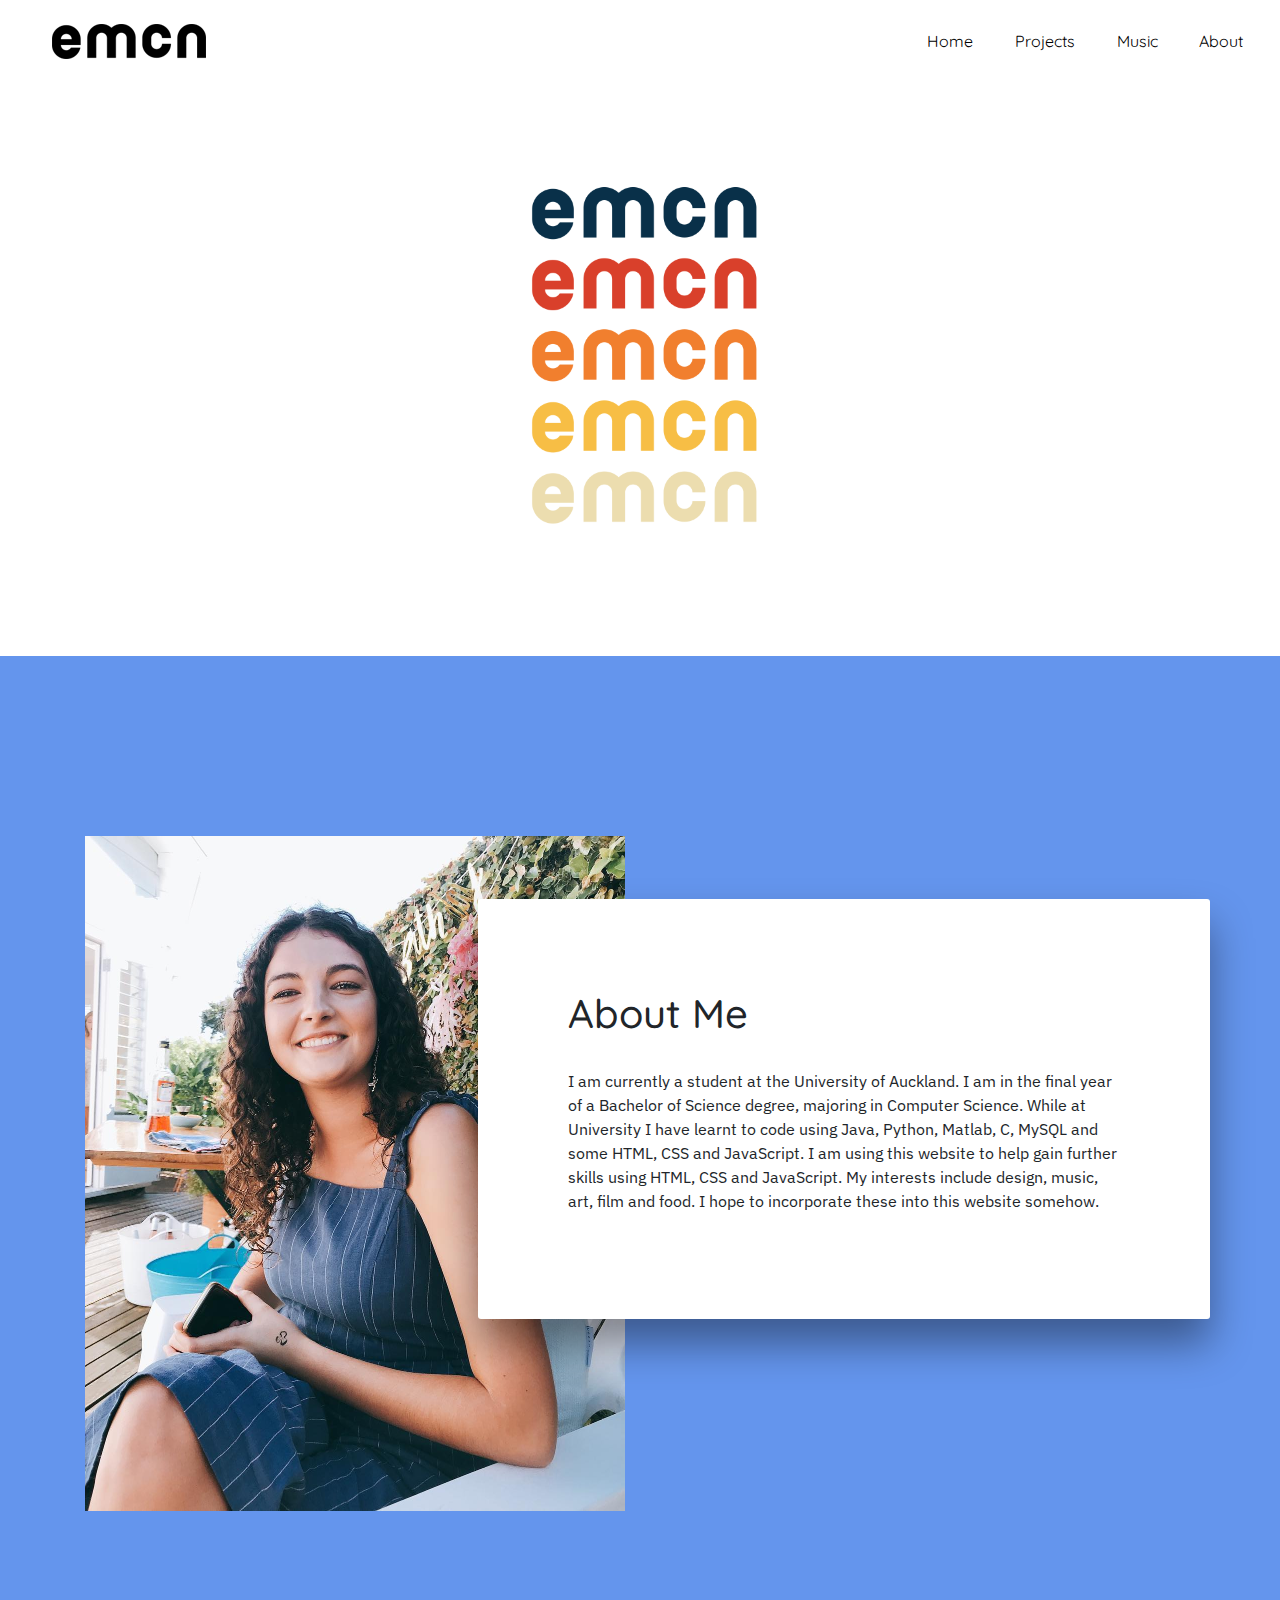
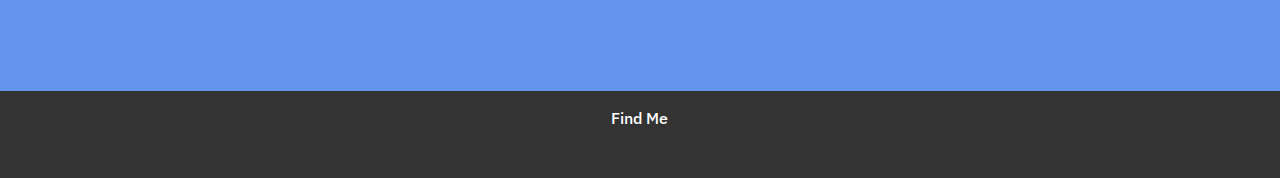
<file: index.html>
<!DOCTYPE html>
<html lang="en">

<head>

    <meta charset="utf-8">
    <meta name="viewport" content="width=device-width, initial-scale=1, shrink-to-fit=no">
    <meta name="description" content="">
    <meta name="author" content="">

    <title>Evie McNaughton</title>
    <link rel="icon" href="/assets/favicon2020.ico">

    <!-- Bootstrap core CSS -->
    <link rel="stylesheet" href="https://stackpath.bootstrapcdn.com/bootstrap/4.3.1/css/bootstrap.min.css" integrity="sha384-ggOyR0iXCbMQv3Xipma34MD+dH/1fQ784/j6cY/iJTQUOhcWr7x9JvoRxT2MZw1T" crossorigin="anonymous">

    <link rel="stylesheet" href="/css/style.css">
    <link rel="stylesheet" href="/css/mobile-style.css">
    
    <script src="../scripts/upAndDownScript.js"></script>
    
    <!-- FontAwesome -->
    <link rel="stylesheet" href="https://use.fontawesome.com/releases/v5.8.2/css/all.css" integrity="sha384-oS3vJWv+0UjzBfQzYUhtDYW+Pj2yciDJxpsK1OYPAYjqT085Qq/1cq5FLXAZQ7Ay" crossorigin="anonymous">
    

</head>

<body>

    <header>
        <div class="container-fluid p-0">
            <nav class="navbar navbar-expand-lg fixed-top bg-light" id="nav1">
              <a class="navbar-brand" href="#">
                  <img src="/assets/logo2020.png" alt="logo" class="img-fluid">
                  </a>
              <button class="navbar-toggler" type="button" data-toggle="collapse" data-target="#navbarNav" aria-controls="navbarNav" aria-expanded="false" aria-label="Toggle navigation">
                <span class="navbar-toggler-icon"><i class="fas fa-align-justify"></i></span>
              </button>
              <div class="collapse navbar-collapse" id="navbarNav">
                <div class="mr-auto"></div>
                <ul class="navbar-nav">
                  <li class="nav-item active">
                    <a class="nav-link" href="#">Home <span class="sr-only">(current)</span></a>
                  </li>
                  <li class="nav-item">
                    <a class="nav-link" href="projects.html">Projects</a>
                  </li>
                  <li class="nav-item">
                    <a class="nav-link" href="music.html">Music</a>
                  </li>
                  <li class="nav-item">
                    <a class="nav-link" href="#C4">About</a>
                  </li>
                </ul>
              </div>
            </nav>
        </div>
    </header>
    <main>
        <section class="section-1">
            <div class="container">
                <div class="row">
                    <div class="col-md-4">
                    </div>
                    <div class="col-md-4">
                        <div id="carouselExampleSlidesOnly" class="carousel slide" data-ride="carousel">
                            <div class="carousel-inner">
                                <div class="carousel-item active">
                                    <img src="/assets/multi-logos.png" class="d-block w-100">
                                </div>
                                <div class="carousel-item">
                                    <img src="/assets/puzzle-logo.png" class="d-block w-100">
                                </div>
                                <div class="carousel-item">
                                    <img src="/assets/long-logo.png" class="d-block w-100">
                                </div>
                            </div>
                        </div>
                    </div>
                    <div class="col-md-4">
                    </div>
                    </div>
                    <div class="row1 text-center">
                        <a href="#C4"><i class="fas fa-chevron-down"></i></a>
                    </div>
            </div>
        </section>
        <section class="section-2" id="C4">
        
            <div class="container text-center">
                <div class="row">
                    <div class="col-md-6">
                        <div class="about">
                            <img src="/assets/50240778_2076655115745103_7739894076707881205_n.jpg" alt="me!" class="img-fluid">
                        </div>
                    </div>
                    <div class="col-md-6">
                        <div class="panel text-left">
                            <h1>About Me</h1>
                            <p class="pt-4">I am currently a student at the University of Auckland. I am in the final year of a Bachelor of Science degree, majoring in Computer Science. While at University I have learnt to code using Java, Python, Matlab, C, MySQL and some HTML, CSS and JavaScript. I am using this website to help gain further skills using HTML, CSS and JavaScript. My interests include design, music, art, film and food. I hope to incorporate these into this website somehow.</p>
                        </div>
                    </div> 
                </div>
            </div>
            
        </section> 
    </main>
    <footer>
        <div class="container-fluid p-0">
            <div class="row text-center">
                <div class="col-md-5"></div>
                <div class="col-md-2 col-sm-12">
                    <h2>Find Me</h2>
                    <div class="column">
                        <a href="mailto:evie.mcnaughton@gmail.com" title="Email"><i class="far fa-envelope"></i></a>
                        <a href="https://github.com/eviemcn" target="_blank" title="GitHub"><i class="fab fa-github"></i></a>
                        <a href="https://www.linkedin.com/in/evie-mcnaughton/" target="_blank" title="LinkedIn"><i class="fab fa-linkedin"></i></a>
                        <a href="https://www.pinterest.nz/eviemcnaughton/boards/" target="_blank" title="Pinterest"><i class="fab fa-pinterest"></i></a>
                        <a href="https://www.instagram.com/evietriesdrawing/" target="_blank" title="Instagram"><i class="fab fa-instagram"></i></a>
                        <a href="https://open.spotify.com/user/12140180831" target="_blank" title="Spotify"><i class="fab fa-spotify"></i></a>
                    </div>
                </div>
                <div class="col-md-5"></div>
            </div>
        </div>
    </footer>

    <!-- Bootstrap core JavaScript -->
    <script src="https://cdnjs.cloudflare.com/ajax/libs/jquery/3.4.1/jquery.min.js"></script>
    <script src="https://cdnjs.cloudflare.com/ajax/libs/popper.js/1.14.7/umd/popper.min.js" integrity="sha384-UO2eT0CpHqdSJQ6hJty5KVphtPhzWj9WO1clHTMGa3JDZwrnQq4sF86dIHNDz0W1" crossorigin="anonymous"></script>
    <script src="https://stackpath.bootstrapcdn.com/bootstrap/4.3.1/js/bootstrap.min.js" integrity="sha384-JjSmVgyd0p3pXB1rRibZUAYoIIy6OrQ6VrjIEaFf/nJGzIxFDsf4x0xIM+B07jRM" crossorigin="anonymous"></script>

</body>

</html>
</file>
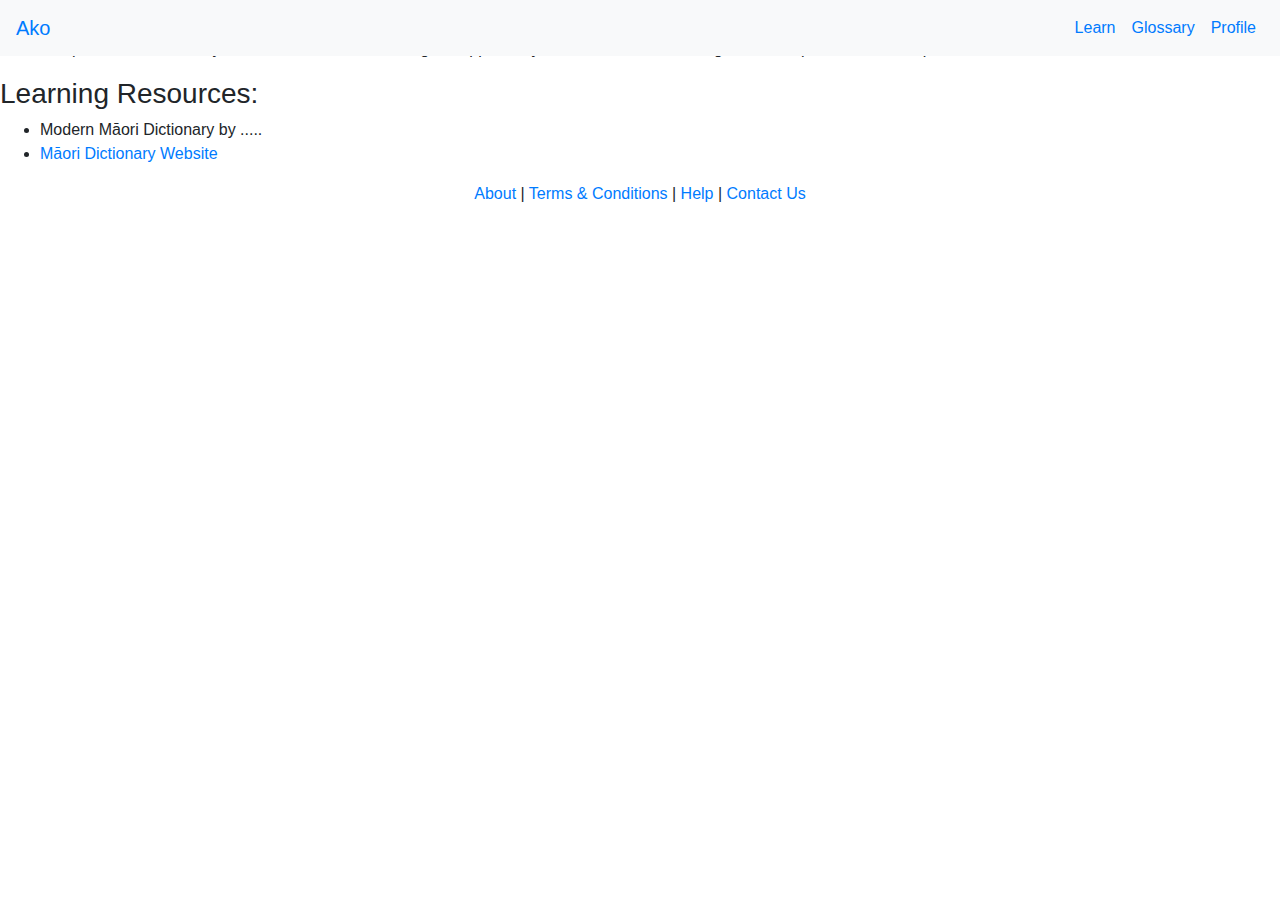
<file: ako.html>
<!DOCTYPE html>
<html lang="en">

<head>

    <meta charset="utf-8">
    <meta name="viewport" content="width=device-width, initial-scale=1, shrink-to-fit=no">
    <meta name="description" content="">
    <meta name="author" content="">

    <title>Ako - Learn Te Reo</title>
    <link rel="icon" href="/assets/favicon2020.ico">

    <!-- Bootstrap core CSS -->
    <link rel="stylesheet" href="https://stackpath.bootstrapcdn.com/bootstrap/4.3.1/css/bootstrap.min.css" integrity="sha384-ggOyR0iXCbMQv3Xipma34MD+dH/1fQ784/j6cY/iJTQUOhcWr7x9JvoRxT2MZw1T" crossorigin="anonymous">

    <link rel="stylesheet" href="/css/ako-style.css">
    
    <!-- FontAwesome -->
    <link rel="stylesheet" href="https://use.fontawesome.com/releases/v5.8.2/css/all.css" integrity="sha384-oS3vJWv+0UjzBfQzYUhtDYW+Pj2yciDJxpsK1OYPAYjqT085Qq/1cq5FLXAZQ7Ay" crossorigin="anonymous">
    
    
    
</head>

<body>

    <header>
        <div class="container-fluid p-0">
            <nav class="navbar navbar-expand-lg fixed-top bg-light" id="nav1">
              <a class="navbar-brand" href="ako.html">Ako</a>
              <button class="navbar-toggler" type="button" data-toggle="collapse" data-target="#navbarNav" aria-controls="navbarNav" aria-expanded="false" aria-label="Toggle navigation">
                <span class="navbar-toggler-icon"><i class="fas fa-align-justify"></i></span>
              </button>
              <div class="collapse navbar-collapse" id="navbarNav">
                <div class="mr-auto"></div>
                <ul class="navbar-nav">
                  <li class="nav-item active">
                    <a class="nav-link" href="">Learn<span class="sr-only">(current)</span></a>
                  </li>
                  <li class="nav-item">
                    <a class="nav-link" href="">Glossary</a>
                  </li>
                  <li class="nav-item">
                    <a class="nav-link" href="">Profile</a>
                  </li>
                </ul>
              </div>
            </nav>
        </div>
    </header>
    <main>
       <section class="ako-section">
           <h4>Ako/Learn :</h4>
           <p>This is a space to visualise any Te Reo Māori I learn. It is a good opportunity to reinforce the knowledge as I incorporate it into this pae tukutuku.</p>
           <h3>Learning Resources:</h3>
           <ul>
              <li>Modern Māori Dictionary by .....</li>
              <li><a href="https://maoridictionary.co.nz/" target="_blank">Māori Dictionary Website</a></li>
           </ul> 
        </section> 
    </main>
    <footer>
        <div class="container-fluid p-0">
            <div class="row text-center">
                <div class="col-md-4"></div>
                <div class="col-md-4 col-sm-12"><p><a href="">About</a> | <a href="">Terms & Conditions</a> | <a href="">Help</a> | <a href="">Contact Us</a></p></div>
                <div class="col-md-4"></div>
            </div>
        </div>
    </footer>

    <!-- Bootstrap core JavaScript -->
    <script src="https://cdnjs.cloudflare.com/ajax/libs/jquery/3.4.1/jquery.min.js"></script>
    <script src="https://cdnjs.cloudflare.com/ajax/libs/popper.js/1.14.7/umd/popper.min.js" integrity="sha384-UO2eT0CpHqdSJQ6hJty5KVphtPhzWj9WO1clHTMGa3JDZwrnQq4sF86dIHNDz0W1" crossorigin="anonymous"></script>
    <script src="https://stackpath.bootstrapcdn.com/bootstrap/4.3.1/js/bootstrap.min.js" integrity="sha384-JjSmVgyd0p3pXB1rRibZUAYoIIy6OrQ6VrjIEaFf/nJGzIxFDsf4x0xIM+B07jRM" crossorigin="anonymous"></script>

</body>

</html>
</file>
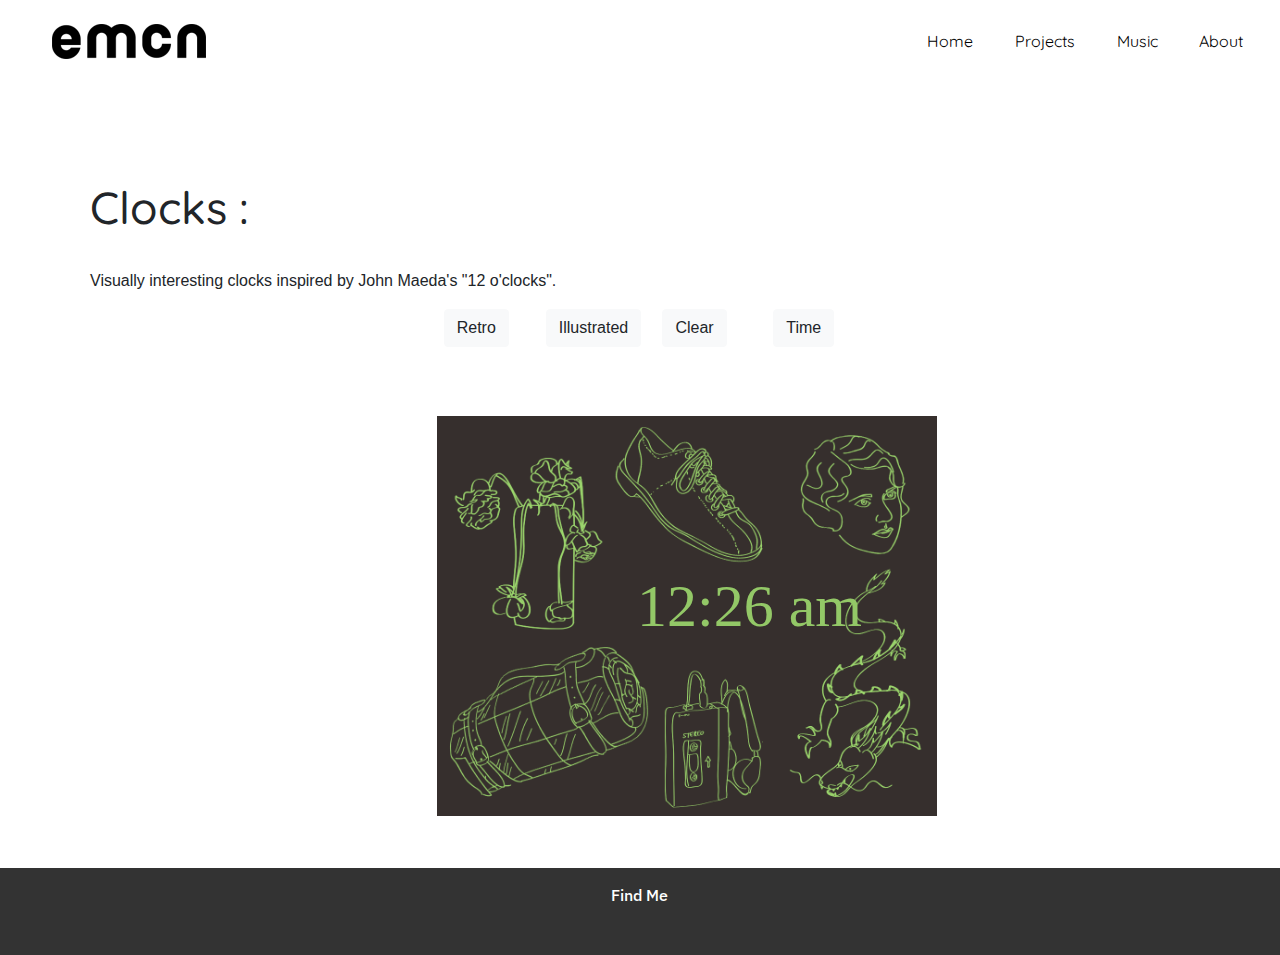
<file: clocks.html>
<!DOCTYPE html>
<html lang="en">

<head>

    <meta charset="utf-8">
    <meta name="viewport" content="width=device-width, initial-scale=1, shrink-to-fit=no">
    <meta name="description" content="">
    <meta name="author" content="">

    <title>Evie McNaughton</title>
    <link rel="icon" href="/assets/favicon2020.ico">

    <!-- Bootstrap core CSS -->
    <link rel="stylesheet" href="https://stackpath.bootstrapcdn.com/bootstrap/4.3.1/css/bootstrap.min.css" integrity="sha384-ggOyR0iXCbMQv3Xipma34MD+dH/1fQ784/j6cY/iJTQUOhcWr7x9JvoRxT2MZw1T" crossorigin="anonymous">

    <link rel="stylesheet" href="/css/style.css">
    <link rel="stylesheet" href="/css/mobile-style.css">
    
    <!-- FontAwesome -->
    <link rel="stylesheet" href="https://use.fontawesome.com/releases/v5.8.2/css/all.css" integrity="sha384-oS3vJWv+0UjzBfQzYUhtDYW+Pj2yciDJxpsK1OYPAYjqT085Qq/1cq5FLXAZQ7Ay" crossorigin="anonymous">
    
    
    
</head>

<body>

    <header>
        <div class="container-fluid p-0">
            <nav class="navbar navbar-expand-lg fixed-top bg-light" id="nav1">
              <a class="navbar-brand" href="index.html">
                  <img src="/assets/logo2020.png" alt="logo" class="img-fluid">
                  </a>
              <button class="navbar-toggler" type="button" data-toggle="collapse" data-target="#navbarNav" aria-controls="navbarNav" aria-expanded="false" aria-label="Toggle navigation">
                <span class="navbar-toggler-icon"><i class="fas fa-align-justify"></i></span>
              </button>
              <div class="collapse navbar-collapse" id="navbarNav">
                <div class="mr-auto"></div>
                <ul class="navbar-nav">
                  <li class="nav-item active">
                    <a class="nav-link" href="index.html">Home <span class="sr-only">(current)</span></a>
                  </li>
                  <li class="nav-item">
                    <a class="nav-link" href="projects.html">Projects</a>
                  </li>
                  <li class="nav-item">
                    <a class="nav-link" href="music.html">Music</a>
                  </li>
                  <li class="nav-item">
                    <a class="nav-link" href="index.html#C4">About</a>
                  </li>
                </ul>
              </div>
            </nav>
        </div>
    </header>
    <main>
       <section class="title-section">
           <h4>Clocks :</h4>
           <p>Visually interesting clocks inspired by John Maeda's "12 o'clocks".</p>
        </section>
        <section class="clock-section">
           <div class="container-fluid p-0">
               <div class="row text-center buttons-row">
                   <div class="col-md-4"></div>
                   <div class="col-md-1">
                       <button type="button" class="btn btn-light" onclick="retro()">Retro</button>
                   </div>
                   <div class="col-md-1">
                       <button type="button" class="btn btn-light" onclick="illustrated()">Illustrated</button>
                   </div>
                   <div class="col-md-1">
                       <button type="button" class="btn btn-light" onclick="clearCanvas()">Clear</button>
                   </div>
                   <div class="col-md-1">
                       <button type="button" class="btn btn-light" onclick="displayTime()">Time</button>
                   </div>
                   <div class="col-md-4"></div>            
               </div>
              <div class="row text-center">
                  <div class="col-md-4"></div>
                  <div class="col-md-4 clocks-canvas">
                    <span style="font-family: 'Odibee Sans';">&nbsp;</span>
                    <canvas id="myCanvas" width="500" height="400">
                    Your browser does not support the canvas element.
                    </canvas>

                    <script type="text/javascript">
                      
                      function retro(){
                        var ctx = document.getElementById('myCanvas').getContext('2d');
                        var img = new Image();
                        img.src = '/assets/retro-clock-drawing.png';
                        img.onload = function function1(){
                          ctx.fillStyle = "#ffffff";
                          ctx.fillRect(0, 0, 500, 400);
                          ctx.drawImage(this, 0, -50, 500, 500);
                          ctx.font         = '100px Odibee Sans';
                          var d = new Date();
                          var hr = d.getHours();
                          var mn = d.getMinutes();
                          ctx.fillStyle = '#503228';
                          if (hr < 10){
                              ctx.fillText(hr, 140, 235);
                          } else{
                              ctx.fillText(hr, 91, 235);
                          }
                          if (mn < 10){
                            ctx.fillText("0" + mn, 223, 235);
                          } else {
                            ctx.fillText(mn, 223, 235);
                          }
                        }
                      }
                        
                      function illustrated(){
                        var d = new Date();
                        var hr = d.getHours();
                        var mn = d.getMinutes();
                        var tm = "";
                        if (hr > 12){
                          tm = "pm";
                        } else {
                          tm = "am";
                        }
                        var ct = document.getElementById('myCanvas').getContext('2d');
                        var img2 = new Image();
                        var clr = "#506789";
                        ct.font = "60px Cormorant Garamond";
                        if (hr == 1 || hr == 13){
                          img2.src = '/assets/sketch-blue.png';
                          clr = "#203865";
                          hr = 1;
                        } else if (hr == 2 || hr == 14){
                          img2.src = '/assets/sketch-yellow.png';
                          clr = "#e4bb62";
                          hr = 2;
                        } else if (hr == 3 || hr == 15){
                          img2.src = '/assets/sketch-purple.png';
                          clr = "#c086ce";
                          hr = 3;
                        } else if (hr == 4 || hr == 16){
                          img2.src = '/assets/sketch-bluenote.png';
                          clr = "#292a2a";
                          hr = 4;
                        } else if (hr == 5 || hr == 17){
                          img2.src = '/assets/sketch-maroon.png';
                          clr = "#6d162c";
                          hr = 5;
                        } else if (hr == 6 || hr == 18){
                          img2.src = '/assets/sketch-orange.png';
                          clr = "#dedc33";
                          hr = 6;
                        } else if (hr == 7 || hr == 19){
                          img2.src = '/assets/sketch-aqua.png';
                          clr = "#575d53";
                          hr = 7;
                        } else if (hr == 8 || hr == 20){
                          img2.src = '/assets/sketch-grey.png';
                          clr = "#d4d2d3";
                          hr = 8;
                        } else if (hr == 9 || hr == 21){
                          img2.src = '/assets/sketch-pink.png';
                          clr = "#842a60";
                          hr = 9;
                        } else if (hr == 10 || hr == 22){
                          img2.src = '/assets/sketch-green.png';
                          clr = "#f4ce59";
                          hr = 10;
                        } else if (hr == 11 || hr == 23){
                          img2.src = '/assets/sketch-mustard.png';
                          clr = "#944d2f";
                          hr = 11;
                        } else if (hr == 12 || hr == 24){
                          img2.src = '/assets/sketch-alien.png';
                          clr = "#93c867";
                          hr = 12;
                        }
                        img2.onload = function function2(){
                          ct.fillStyle = "#ffffff";
                          ct.fillRect(0, 0, 500, 400);
                          ct.drawImage(this, 0, 0, 500, 400);
                          ct.fillStyle = clr;
                          if (mn < 10){
                             ct.fillText(hr + ":0" + mn + " " + tm, 200, 210);
                          } else{
                             ct.fillText(hr + ":" + mn + " " + tm, 200, 210);
                          }
                        }
                      }
                        
                      function clearCanvas(){
                        var c = document.getElementById('myCanvas').getContext('2d');
                        var img3 = new Image();
                        img3.src = 'https://www.udiscovermusic.com/wp-content/uploads/2018/09/Janet-Jackson-The-Velvet-Rope-Album-Cover-web-optimised-820.jpg';
                        img3.onload = function function3(){
                          c.fillStyle = "#ffffff";
                          c.fillRect(0, 0, 500, 400);
                        }  
                      }
                        
                      function displayTime(){
                        var cv = document.getElementById('myCanvas').getContext('2d');
                        cv.font = "100px Montserrat";
                        var img4 = new Image();
                        img4.src = 'https://www.udiscovermusic.com/wp-content/uploads/2018/09/Janet-Jackson-The-Velvet-Rope-Album-Cover-web-optimised-820.jpg';
                        img4.onload = function function4(){
                          cv.fillStyle = "#5777ab";
                          cv.fillRect(0, 0, 500, 400);
                          var d = new Date();
                          var hr = d.getHours();
                          var mn = d.getMinutes();
                          cv.fillStyle = '#ffffff';
                          if (mn < 10){
                             cv.fillText(hr + ":0" + mn, 200, 200);
                          } else{
                             cv.fillText(hr + ":" + mn, 200, 200);
                          }
                        }  
                      }
                        
                      window.onload = illustrated();
                        
                    </script>
                  </div>
                  <div class="col-md-4"></div>
              </div>
             </div>
        </section>
        
    </main>
    <footer>
        <div class="container-fluid p-0">
            <div class="row text-center">
                <div class="col-md-5"></div>
                <div class="col-md-2 col-sm-12">
                    <h2>Find Me</h2>
                    <div class="column">
                        <a href="mailto:evie.mcnaughton@gmail.com" title="Email"><i class="far fa-envelope"></i></a>
                        <a href="https://github.com/eviemcn" target="_blank" title="GitHub"><i class="fab fa-github"></i></a>
                        <a href="https://www.linkedin.com/in/evie-mcnaughton/" target="_blank" title="LinkedIn"><i class="fab fa-linkedin"></i></a>
                        <a href="https://www.pinterest.nz/eviemcnaughton/boards/" target="_blank" title="Pinterest"><i class="fab fa-pinterest"></i></a>
                        <a href="https://www.instagram.com/eviemcnaughton/" target="_blank" title="Instagram"><i class="fab fa-instagram"></i></a>
                        <a href="https://open.spotify.com/user/12140180831" target="_blank" title="Spotify"><i class="fab fa-spotify"></i></a>
                    </div>
                </div>
                <div class="col-md-5"></div>
            </div>
        </div>
    </footer>

    <!-- Bootstrap core JavaScript -->
    <script src="https://cdnjs.cloudflare.com/ajax/libs/jquery/3.4.1/jquery.min.js"></script>
    <script src="https://cdnjs.cloudflare.com/ajax/libs/popper.js/1.14.7/umd/popper.min.js" integrity="sha384-UO2eT0CpHqdSJQ6hJty5KVphtPhzWj9WO1clHTMGa3JDZwrnQq4sF86dIHNDz0W1" crossorigin="anonymous"></script>
    <script src="https://stackpath.bootstrapcdn.com/bootstrap/4.3.1/js/bootstrap.min.js" integrity="sha384-JjSmVgyd0p3pXB1rRibZUAYoIIy6OrQ6VrjIEaFf/nJGzIxFDsf4x0xIM+B07jRM" crossorigin="anonymous"></script>

</body>

</html>
</file>
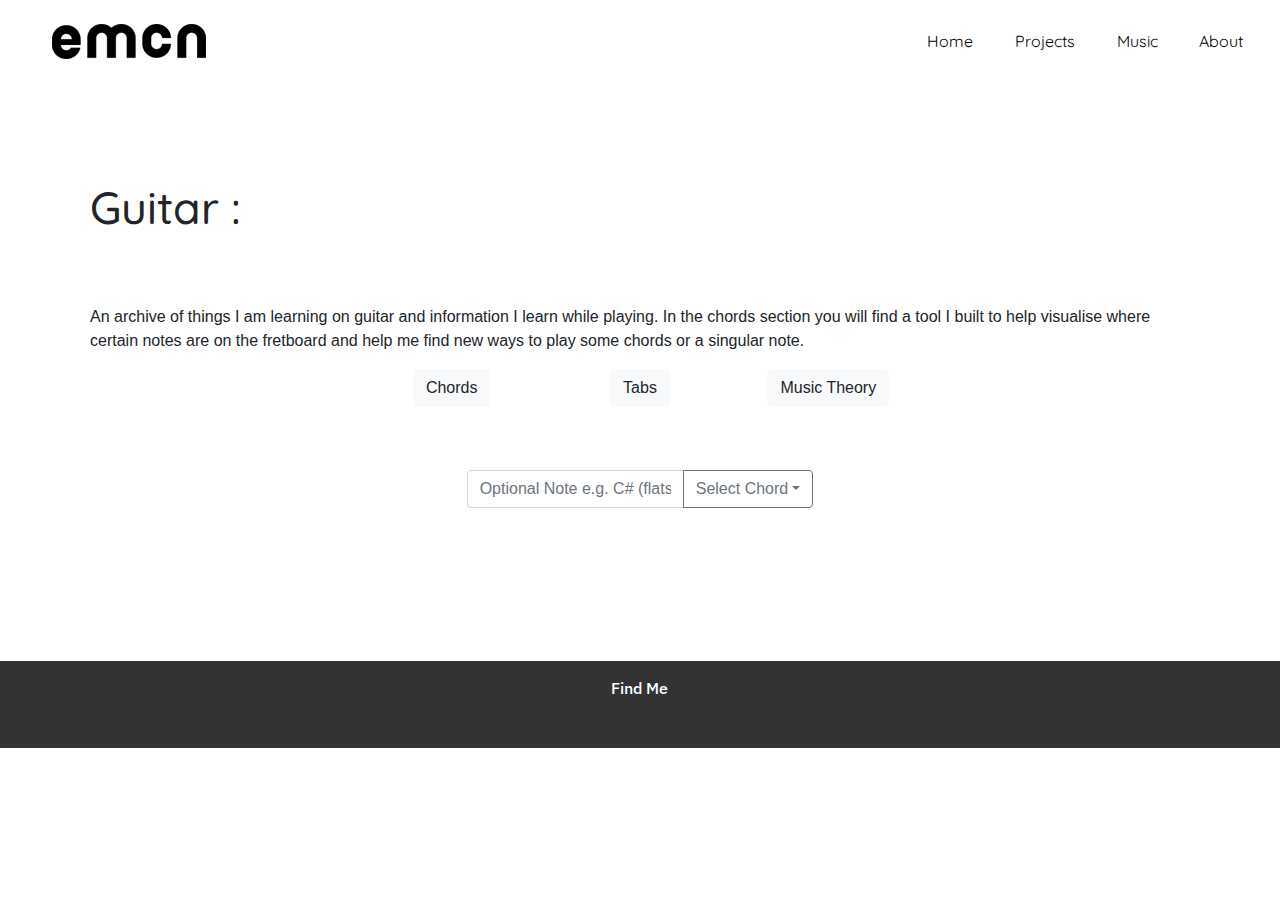
<file: guitar.html>
<!DOCTYPE html>
<html lang="en">

<head>

    <meta charset="utf-8">
    <meta name="viewport" content="width=device-width, initial-scale=1, shrink-to-fit=no">
    <meta name="description" content="">
    <meta name="author" content="">

    <title>Evie McNaughton</title>
    <link rel="icon" href="/assets/favicon2020.ico">

    <!-- Bootstrap core CSS -->
    <link rel="stylesheet" href="https://stackpath.bootstrapcdn.com/bootstrap/4.3.1/css/bootstrap.min.css" integrity="sha384-ggOyR0iXCbMQv3Xipma34MD+dH/1fQ784/j6cY/iJTQUOhcWr7x9JvoRxT2MZw1T" crossorigin="anonymous">

    <link rel="stylesheet" href="/css/style.css">
    <link rel="stylesheet" href="/css/mobile-style.css">
    
    <!-- FontAwesome -->
    <link rel="stylesheet" href="https://use.fontawesome.com/releases/v5.8.2/css/all.css" integrity="sha384-oS3vJWv+0UjzBfQzYUhtDYW+Pj2yciDJxpsK1OYPAYjqT085Qq/1cq5FLXAZQ7Ay" crossorigin="anonymous">
    
    <script type="text/javascript" src="scripts/js/guitar.js"></script>
    
</head>

<body>
    <header>
        <div class="container-fluid p-0">
            <nav class="navbar navbar-expand-lg fixed-top bg-light" id="nav1">
              <a class="navbar-brand" href="index.html">
                  <img src="/assets/logo2020.png" alt="logo" class="img-fluid">
                  </a>
              <button class="navbar-toggler" type="button" data-toggle="collapse" data-target="#navbarNav" aria-controls="navbarNav" aria-expanded="false" aria-label="Toggle navigation">
                <span class="navbar-toggler-icon"><i class="fas fa-align-justify"></i></span>
              </button>
              <div class="collapse navbar-collapse" id="navbarNav">
                <div class="mr-auto"></div>
                <ul class="navbar-nav">
                  <li class="nav-item active">
                    <a class="nav-link" href="index.html">Home <span class="sr-only">(current)</span></a>
                  </li>
                  <li class="nav-item">
                    <a class="nav-link" href="projects.html">Projects</a>
                  </li>
                  <li class="nav-item">
                    <a class="nav-link" href="music.html">Music</a>
                  </li>
                  <li class="nav-item">
                    <a class="nav-link" href="index.html#C4">About</a>
                  </li>
                </ul>
              </div>
            </nav>
        </div>
    </header>
    <main>
       <section class="guitar-section">
            <h4>Guitar :</h4>
            <p id="guitar-bio">An archive of things I am learning on guitar and information I learn while playing. In the chords section you will find a tool I built to help visualise where certain notes are on the fretboard and help me find new ways to play some chords or a singular note.</p>
           <div class="row text-center buttons-row">
                   <div class="col-md-3"></div>
                   <div class="col-md-2">
                       <button type="button" class="btn btn-light" onclick="drawChords()">Chords</button>
                   </div>
                   <div class="col-md-2">
                       <button type="button" class="btn btn-light" onclick="drawTabs()">Tabs</button>
                   </div>
                   <div class="col-md-2">
                       <button type="button" class="btn btn-light" onclick="drawMusicTheory()">Music Theory</button>
                   </div>
                   <div class="col-md-3"></div>            
               </div>
           <div class="display" id="guitar-display">
               <div class="row text-center dropdown-row">
               <div class="col-md-4"></div>
               <div class="col-md-4">
                   <div class="input-group">
                      <input type="text" class="form-control" aria-label="Text input with dropdown button" id="inputText" placeholder="Optional Note e.g. C# (flats not included)">
                      <div class="input-group-append">
                        <button class="btn btn-outline-secondary dropdown-toggle" type="button" data-toggle="dropdown" aria-haspopup="true" aria-expanded="false">Select Chord</button>
                        <div class="dropdown-menu">
                          <a class="dropdown-item" href="#" onlick="drawAChord()">A major</a>
                          <a class="dropdown-item" href="#" onlick="drawA7Chord()">A major 7</a>
                          <a class="dropdown-item" href="#" onlick="drawBm7Chord()">B minor 7</a>
                          <div role="separator" class="dropdown-divider"></div>
                          <a class="dropdown-item" href="#" onlick="drawCustom()">Custom Note</a>
                        </div>
                      </div>
                    </div>
                </div>
               <div class="col-md-4"></div>
               </div>
           </div>
        </section> 
    </main>
    <footer>
        <div class="container-fluid p-0">
            <div class="row text-center">
                <div class="col-md-5"></div>
                <div class="col-md-2 col-sm-12">
                    <h2>Find Me</h2>
                    <div class="column">
                        <a href="mailto:evie.mcnaughton@gmail.com" title="Email"><i class="far fa-envelope"></i></a>
                        <a href="https://github.com/eviemcn" target="_blank" title="GitHub"><i class="fab fa-github"></i></a>
                        <a href="https://www.linkedin.com/in/evie-mcnaughton/" target="_blank" title="LinkedIn"><i class="fab fa-linkedin"></i></a>
                        <a href="https://www.pinterest.nz/eviemcnaughton/boards/" target="_blank" title="Pinterest"><i class="fab fa-pinterest"></i></a>
                        <a href="https://www.instagram.com/eviemcnaughton/" target="_blank" title="Instagram"><i class="fab fa-instagram"></i></a>
                        <a href="https://open.spotify.com/user/12140180831" target="_blank" title="Spotify"><i class="fab fa-spotify"></i></a>
                    </div>
                </div>
                <div class="col-md-5"></div>
            </div>
        </div>
    </footer>

    <!-- Bootstrap core JavaScript -->
    <script src="https://cdnjs.cloudflare.com/ajax/libs/jquery/3.4.1/jquery.min.js"></script>
    <script src="https://cdnjs.cloudflare.com/ajax/libs/popper.js/1.14.7/umd/popper.min.js" integrity="sha384-UO2eT0CpHqdSJQ6hJty5KVphtPhzWj9WO1clHTMGa3JDZwrnQq4sF86dIHNDz0W1" crossorigin="anonymous"></script>
    <script src="https://stackpath.bootstrapcdn.com/bootstrap/4.3.1/js/bootstrap.min.js" integrity="sha384-JjSmVgyd0p3pXB1rRibZUAYoIIy6OrQ6VrjIEaFf/nJGzIxFDsf4x0xIM+B07jRM" crossorigin="anonymous"></script>

</body>

</html>
</file>
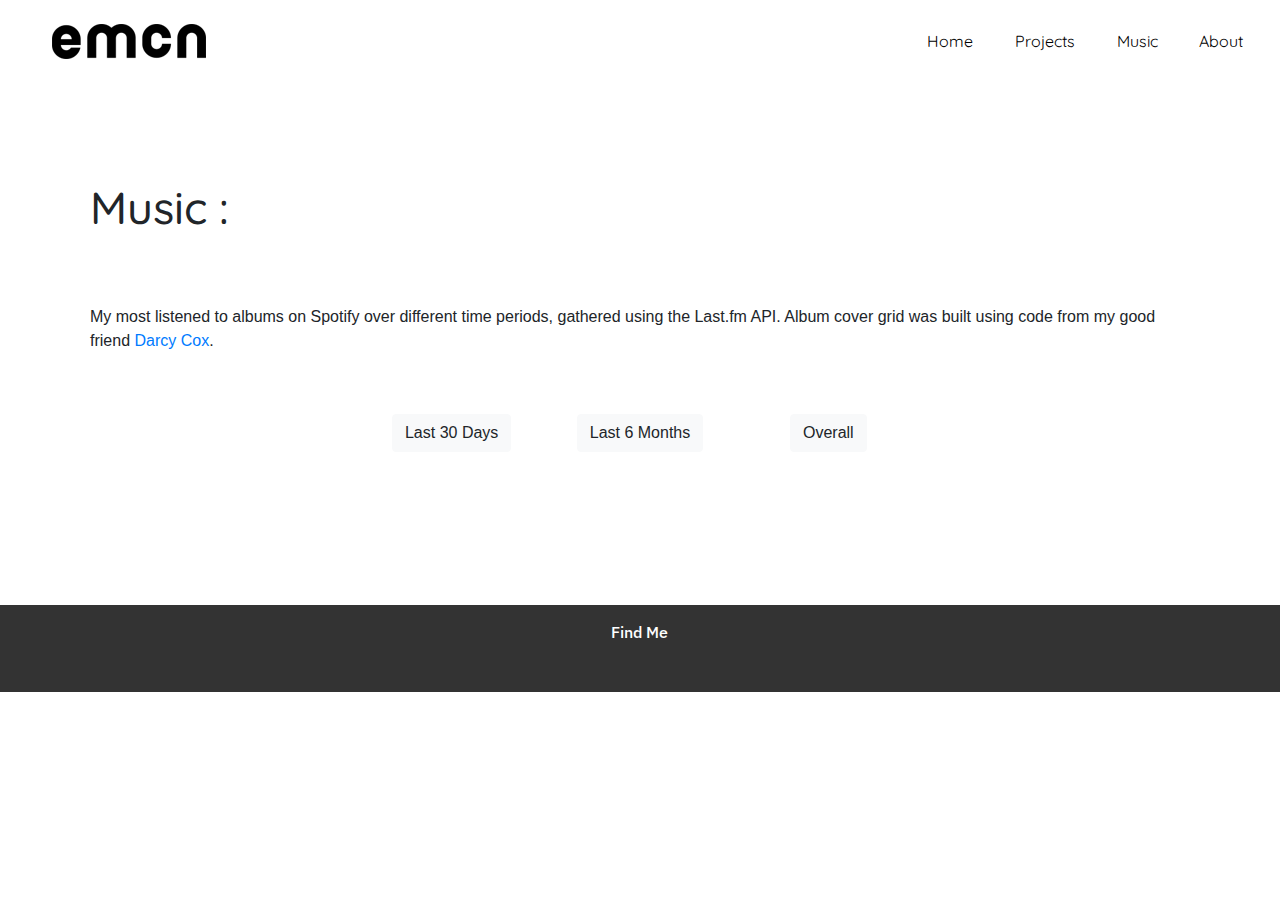
<file: music.html>
<!DOCTYPE html>
<html lang="en">

<head>

    <meta charset="utf-8">
    <meta name="viewport" content="width=device-width, initial-scale=1, shrink-to-fit=no">
    <meta name="description" content="">
    <meta name="author" content="">

    <title>Evie McNaughton</title>
    <link rel="icon" href="/assets/favicon2020.ico">

    <!-- Bootstrap core CSS -->
    <link rel="stylesheet" href="https://stackpath.bootstrapcdn.com/bootstrap/4.3.1/css/bootstrap.min.css" integrity="sha384-ggOyR0iXCbMQv3Xipma34MD+dH/1fQ784/j6cY/iJTQUOhcWr7x9JvoRxT2MZw1T" crossorigin="anonymous">

    <link rel="stylesheet" href="/css/style.css">
    <link rel="stylesheet" href="/css/mobile-style.css">
    
    <!-- FontAwesome -->
    <link rel="stylesheet" href="https://use.fontawesome.com/releases/v5.8.2/css/all.css" integrity="sha384-oS3vJWv+0UjzBfQzYUhtDYW+Pj2yciDJxpsK1OYPAYjqT085Qq/1cq5FLXAZQ7Ay" crossorigin="anonymous">
    
    <!-- load jquery and jsrender libraries -->
    <script type="text/javascript" src="scripts/js/lastfm.api.md5.js"></script>
    <script type="text/javascript" src="scripts/js/lastfm.api.js"></script>
    <script type="text/javascript" src="scripts/js/lastfm.api.cache.js"></script>
    <script type="text/javascript" src="scripts/js/main.js"></script>
    
</head>

<body>
    <header>
        <div class="container-fluid p-0">
            <nav class="navbar navbar-expand-lg fixed-top bg-light" id="nav1">
              <a class="navbar-brand" href="index.html">
                  <img src="/assets/logo2020.png" alt="logo" class="img-fluid">
                  </a>
              <button class="navbar-toggler" type="button" data-toggle="collapse" data-target="#navbarNav" aria-controls="navbarNav" aria-expanded="false" aria-label="Toggle navigation">
                <span class="navbar-toggler-icon"><i class="fas fa-align-justify"></i></span>
              </button>
              <div class="collapse navbar-collapse" id="navbarNav">
                <div class="mr-auto"></div>
                <ul class="navbar-nav">
                  <li class="nav-item active">
                    <a class="nav-link" href="index.html">Home <span class="sr-only">(current)</span></a>
                  </li>
                  <li class="nav-item">
                    <a class="nav-link" href="projects.html">Projects</a>
                  </li>
                  <li class="nav-item">
                    <a class="nav-link" href="music.html">Music</a>
                  </li>
                  <li class="nav-item">
                    <a class="nav-link" href="index.html#C4">About</a>
                  </li>
                </ul>
              </div>
            </nav>
        </div>
    </header>
    <main>
       <section class="section-4">
            <h4>Music :</h4>
            <p id="music-bio">My most listened to albums on Spotify over different time periods, gathered using the Last.fm API. Album cover grid was built using code from my good friend <a href="https://darcycox97.github.io/" target="_blank">Darcy Cox</a>.</p>
           <div class="row text-center buttons-row">
                   <div class="col-md-3"></div>
                   <div class="col-md-2">
                       <button type="button" class="btn btn-light" onclick="drawAlbums()">Last 30 Days</button>
                   </div>
                   <div class="col-md-2">
                       <button type="button" class="btn btn-light" onclick="drawAlbumsSixMonths()">Last 6 Months</button>
                   </div>
                   <div class="col-md-2">
                       <button type="button" class="btn btn-light" onclick="drawAlbumsOverall()">Overall</button>
                   </div>
                   <div class="col-md-3"></div>            
               </div>
           <div class="container-fluid page-section no-padding" id="album-collage"></div>
        </section> 
    </main>
    <footer>
        <div class="container-fluid p-0">
            <div class="row text-center">
                <div class="col-md-5"></div>
                <div class="col-md-2 col-sm-12">
                    <h2>Find Me</h2>
                    <div class="column">
                        <a href="mailto:evie.mcnaughton@gmail.com" title="Email"><i class="far fa-envelope"></i></a>
                        <a href="https://github.com/eviemcn" target="_blank" title="GitHub"><i class="fab fa-github"></i></a>
                        <a href="https://www.linkedin.com/in/evie-mcnaughton/" target="_blank" title="LinkedIn"><i class="fab fa-linkedin"></i></a>
                        <a href="https://www.pinterest.nz/eviemcnaughton/boards/" target="_blank" title="Pinterest"><i class="fab fa-pinterest"></i></a>
                        <a href="https://www.instagram.com/eviemcnaughton/" target="_blank" title="Instagram"><i class="fab fa-instagram"></i></a>
                        <a href="https://open.spotify.com/user/12140180831" target="_blank" title="Spotify"><i class="fab fa-spotify"></i></a>
                    </div>
                </div>
                <div class="col-md-5"></div>
            </div>
        </div>
    </footer>

    <!-- Bootstrap core JavaScript -->
    <script src="https://cdnjs.cloudflare.com/ajax/libs/jquery/3.4.1/jquery.min.js"></script>
    <script src="https://cdnjs.cloudflare.com/ajax/libs/popper.js/1.14.7/umd/popper.min.js" integrity="sha384-UO2eT0CpHqdSJQ6hJty5KVphtPhzWj9WO1clHTMGa3JDZwrnQq4sF86dIHNDz0W1" crossorigin="anonymous"></script>
    <script src="https://stackpath.bootstrapcdn.com/bootstrap/4.3.1/js/bootstrap.min.js" integrity="sha384-JjSmVgyd0p3pXB1rRibZUAYoIIy6OrQ6VrjIEaFf/nJGzIxFDsf4x0xIM+B07jRM" crossorigin="anonymous"></script>

</body>

</html>
</file>
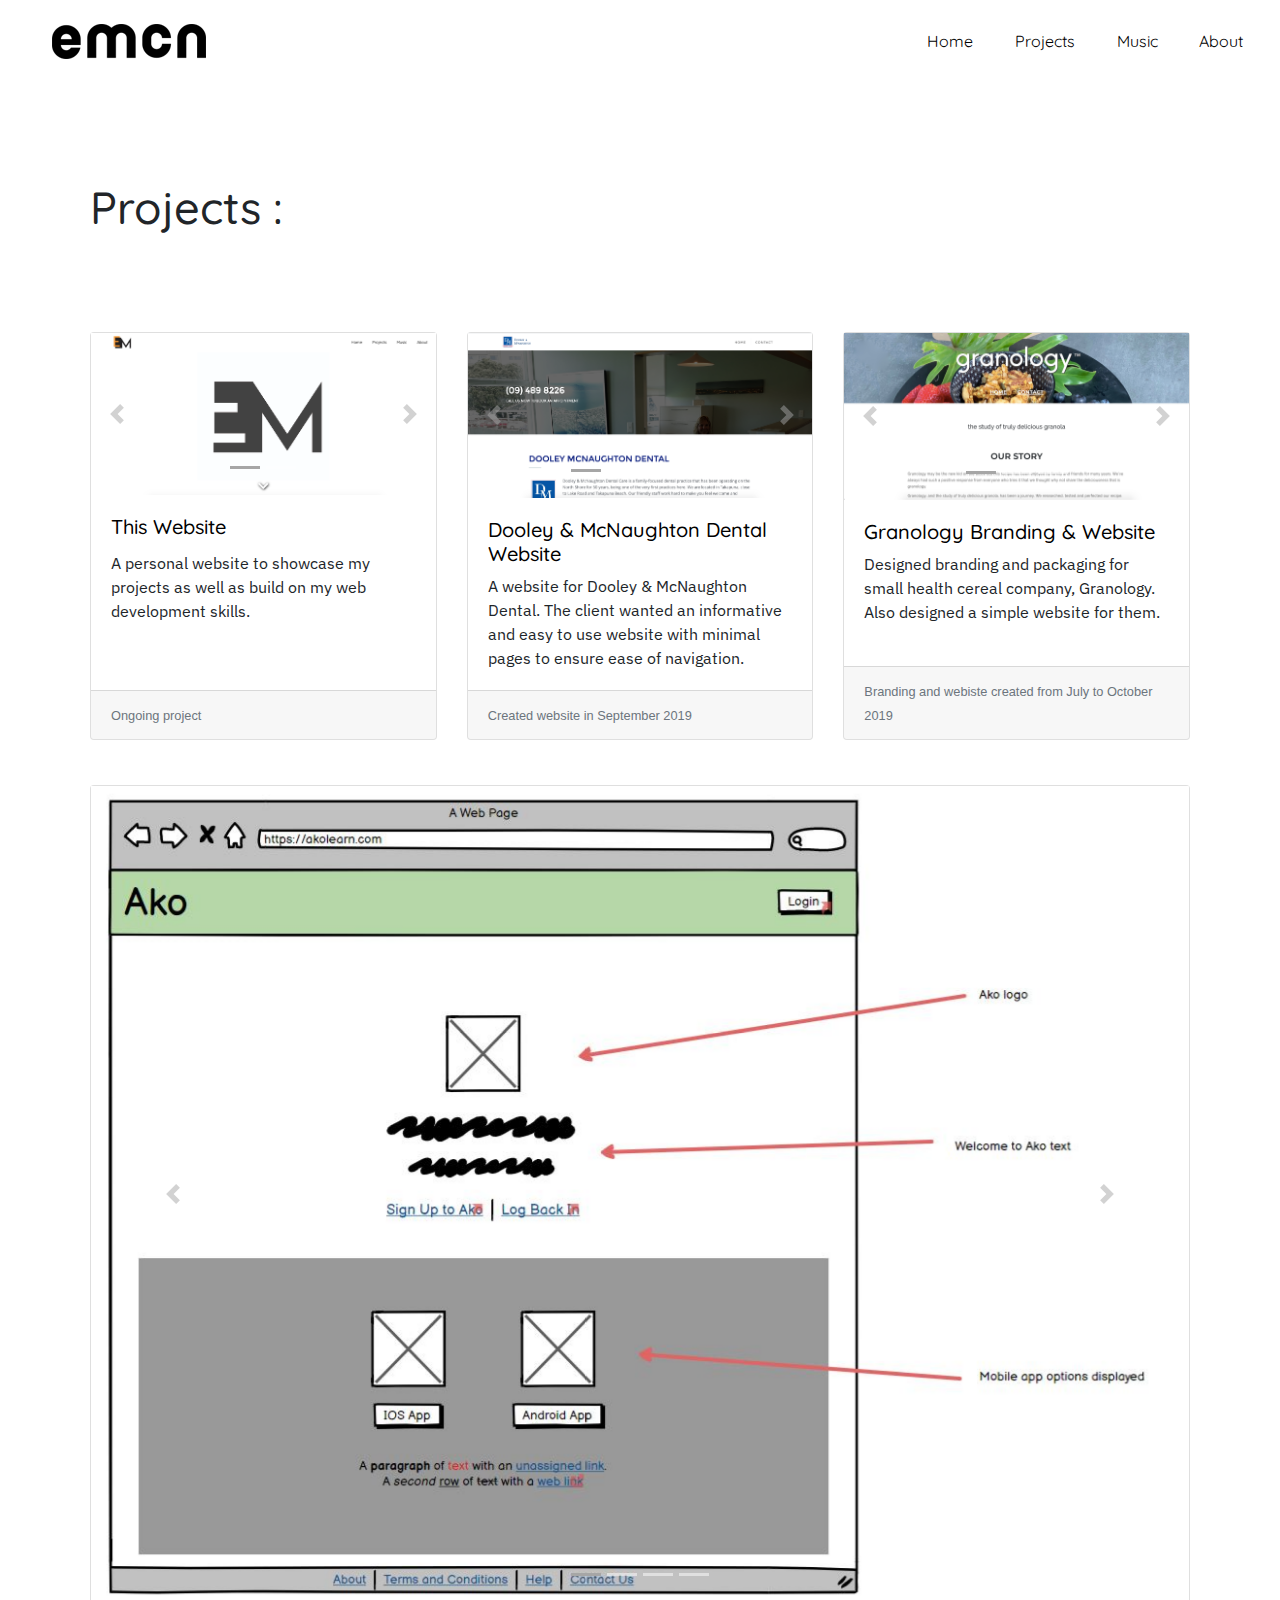
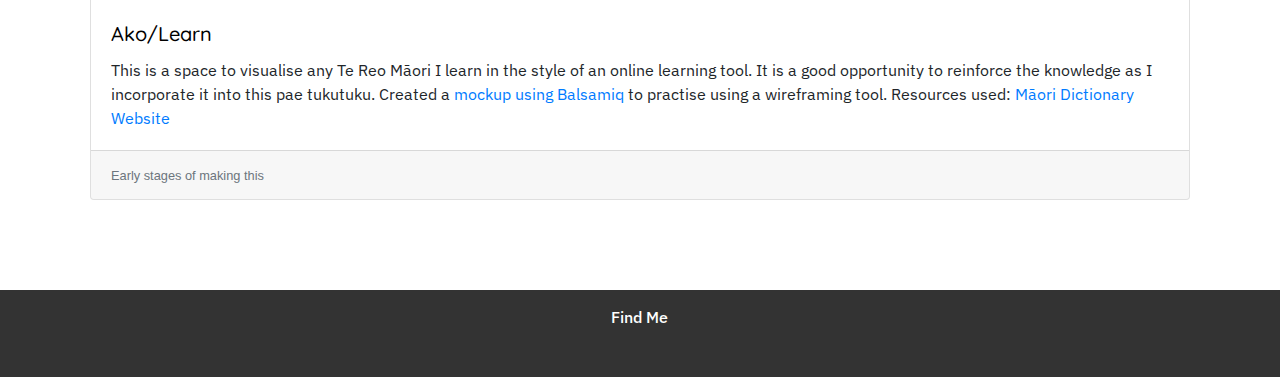
<file: projects.html>
<!DOCTYPE html>
<html lang="en">

<head>

    <meta charset="utf-8">
    <meta name="viewport" content="width=device-width, initial-scale=1, shrink-to-fit=no">
    <meta name="description" content="">
    <meta name="author" content="">

    <title>Evie McNaughton</title>
    <link rel="icon" href="/assets/favicon2020.ico">

    <!-- Bootstrap core CSS -->
    <link rel="stylesheet" href="https://stackpath.bootstrapcdn.com/bootstrap/4.3.1/css/bootstrap.min.css" integrity="sha384-ggOyR0iXCbMQv3Xipma34MD+dH/1fQ784/j6cY/iJTQUOhcWr7x9JvoRxT2MZw1T" crossorigin="anonymous">

    <link rel="stylesheet" href="/css/style.css">
    <link rel="stylesheet" href="/css/mobile-style.css">
    
    <!-- FontAwesome -->
    <link rel="stylesheet" href="https://use.fontawesome.com/releases/v5.8.2/css/all.css" integrity="sha384-oS3vJWv+0UjzBfQzYUhtDYW+Pj2yciDJxpsK1OYPAYjqT085Qq/1cq5FLXAZQ7Ay" crossorigin="anonymous">
    

</head>

<body>

    <header>
        <div class="container-fluid p-0">
            <nav class="navbar navbar-expand-lg fixed-top bg-light" id="nav1">
              <a class="navbar-brand" href="index.html">
                  <img src="../assets/logo2020.png" alt="logo" class="img-fluid">
                  </a>
              <button class="navbar-toggler" type="button" data-toggle="collapse" data-target="#navbarNav" aria-controls="navbarNav" aria-expanded="false" aria-label="Toggle navigation">
                <span class="navbar-toggler-icon"><i class="fas fa-align-justify"></i></span>
              </button>
              <div class="collapse navbar-collapse" id="navbarNav">
                <div class="mr-auto"></div>
                <ul class="navbar-nav">
                  <li class="nav-item active">
                    <a class="nav-link" href="index.html">Home <span class="sr-only">(current)</span></a>
                  </li>
                  <li class="nav-item">
                    <a class="nav-link" href="projects.html">Projects</a>
                  </li>
                  <li class="nav-item">
                    <a class="nav-link" href="music.html">Music</a>
                  </li>
                  <li class="nav-item">
                    <a class="nav-link" href="index.html#C4">About</a>
                  </li>
                </ul>
              </div>
            </nav>
        </div>
    </header>
    
    <main>
        <section class="section-3">
            <h4>Projects :</h4>
            <div class="card-deck">
                <div class="card">
                    <div id="carouselExampleIndicators" class="carousel slide" data-ride="carousel">
                      <ol class="carousel-indicators">
                        <li data-target="#carouselExampleIndicators" data-slide-to="0" class="active"></li>
                        <li data-target="#carouselExampleIndicators" data-slide-to="1"></li>
                      </ol>
                      <div class="carousel-inner">
                        <div class="carousel-item active">
                          <img src="/assets/my-web.png" class="d-block w-100" alt="home page">
                        </div>
                        <div class="carousel-item">
                          <img src="/assets/my-web2.png" class="d-block w-100" alt="about page">
                        </div>
                      </div>
                      <a class="carousel-control-prev" href="#carouselExampleIndicators" role="button" data-slide="prev">
                        <span class="carousel-control-prev-icon" aria-hidden="true"></span>
                        <span class="sr-only">Previous</span>
                      </a>
                      <a class="carousel-control-next" href="#carouselExampleIndicators" role="button" data-slide="next">
                        <span class="carousel-control-next-icon" aria-hidden="true"></span>
                        <span class="sr-only">Next</span>
                      </a>
                    </div>
                    <div class="card-body">
                      <h5 class="card-title">This Website</h5>
                      <p class="card-text">A personal website to showcase my projects as well as build on my web development skills.</p>
                    </div>
                    <div class="card-footer">
                      <small class="text-muted">Ongoing project</small>
                    </div>
                </div>
                <div class="card">
                    <div id="carouselExampleIndicators2" class="carousel slide" data-ride="carousel">
                      <ol class="carousel-indicators">
                        <li data-target="#carouselExampleIndicators2" data-slide-to="0" class="active"></li>
                        <li data-target="#carouselExampleIndicators2" data-slide-to="1"></li>
                        <li data-target="#carouselExampleIndicators2" data-slide-to="2"></li>
                        <li data-target="#carouselExampleIndicators2" data-slide-to="3"></li>
                      </ol>
                      <div class="carousel-inner">
                        <div class="carousel-item active">
                          <img src="/assets/home-screenshot1.png" class="d-block w-100" alt="home page">
                        </div>
                        <div class="carousel-item">
                          <img src="/assets/home-screenshot2.png" class="d-block w-100" alt="about page">
                        </div>
                        <div class="carousel-item">
                          <img src="/assets/contact-screenshot1.png" class="d-block w-100" alt="about page">
                        </div>
                        <div class="carousel-item">
                          <img src="/assets/contact-screenshot2.png" class="d-block w-100" alt="about page">
                        </div>
                      </div>
                      <a class="carousel-control-prev" href="#carouselExampleIndicators2" role="button" data-slide="prev">
                        <span class="carousel-control-prev-icon" aria-hidden="true"></span>
                        <span class="sr-only">Previous</span>
                      </a>
                      <a class="carousel-control-next" href="#carouselExampleIndicators2" role="button" data-slide="next">
                        <span class="carousel-control-next-icon" aria-hidden="true"></span>
                        <span class="sr-only">Next</span>
                      </a>
                    </div>
                    <div class="card-body">
                        <a href="https://dooleymcnaughtondental.co.nz/" target="_blank"><h5 class="dad-card-title">Dooley & McNaughton Dental Website</h5></a>
                      <p class="card-text">A website for Dooley & McNaughton Dental. The client wanted an informative and easy to use website with minimal pages to ensure ease of navigation.</p>
                    </div>
                    <div class="card-footer">
                      <small class="text-muted">Created website in September 2019</small>
                    </div>
                </div>
                <div class="card">
                    <div id="carouselExampleIndicators3" class="carousel slide" data-ride="carousel">
                      <ol class="carousel-indicators">
                        <li data-target="#carouselExampleIndicators3" data-slide-to="0" class="active"></li>
                        <li data-target="#carouselExampleIndicators3" data-slide-to="1"></li>
                        <li data-target="#carouselExampleIndicators3" data-slide-to="2"></li>
                      </ol>
                      <div class="carousel-inner">
                        <div class="carousel-item active">
                          <img src="/assets/granology1.png" class="d-block w-100" alt="home page">
                        </div>
                        <div class="carousel-item">
                          <img src="/assets/granology2.png" class="d-block w-100" alt="about page">
                        </div>
                        <div class="carousel-item">
                          <img src="/assets/granology3.png" class="d-block w-100" alt="about page">
                        </div>
                      </div>
                      <a class="carousel-control-prev" href="#carouselExampleIndicators3" role="button" data-slide="prev">
                        <span class="carousel-control-prev-icon" aria-hidden="true"></span>
                        <span class="sr-only">Previous</span>
                      </a>
                      <a class="carousel-control-next" href="#carouselExampleIndicators3" role="button" data-slide="next">
                        <span class="carousel-control-next-icon" aria-hidden="true"></span>
                        <span class="sr-only">Next</span>
                      </a>
                    </div>
                    <div class="card-body">
                        <a href="http://www.granology.co.nz/" target="_blank"><h5 class="dad-card-title">Granology Branding & Website</h5></a>
                      <p class="card-text">Designed branding and packaging for small health cereal company, Granology. Also designed a simple website for them.</p>
                    </div>
                    <div class="card-footer">
                      <small class="text-muted">Branding and webiste created from July to October 2019</small>
                    </div>
                </div>
            </div>
            <div class="card-deck-2">
                <div class="card">
                    <div id="carouselExampleIndicators4" class="carousel slide" data-ride="carousel">
                      <ol class="carousel-indicators">
                        <li data-target="#carouselExampleIndicators4" data-slide-to="0" class="active"></li>
                        <li data-target="#carouselExampleIndicators4" data-slide-to="1"></li>
                        <li data-target="#carouselExampleIndicators4" data-slide-to="2"></li>
                        <li data-target="#carouselExampleIndicators4" data-slide-to="3"></li>
                      </ol>
                      <div class="carousel-inner">
                        <div class="carousel-item active">
                          <img src="/assets/Ako-landing-balsamiq.JPG" class="d-block w-100" alt="home page">
                        </div>
                        <div class="carousel-item">
                          <img src="/assets/Ako-login-balsamiq.JPG" class="d-block w-100" alt="about page">
                        </div>
                        <div class="carousel-item">
                          <img src="/assets/ako-learn-balsamiq.JPG" class="d-block w-100" alt="about page">
                        </div>
                        <div class="carousel-item">
                          <img src="/assets/ako-topic-balsamiq.JPG" class="d-block w-100" alt="about page">
                        </div>
                      </div>
                      <a class="carousel-control-prev" href="#carouselExampleIndicators4" role="button" data-slide="prev">
                        <span class="carousel-control-prev-icon" aria-hidden="true"></span>
                        <span class="sr-only">Previous</span>
                      </a>
                      <a class="carousel-control-next" href="#carouselExampleIndicators4" role="button" data-slide="next">
                        <span class="carousel-control-next-icon" aria-hidden="true"></span>
                        <span class="sr-only">Next</span>
                      </a>
                    </div>
                    <div class="card-body">
                      <a href="https://eviemcn.github.io/ako/learn.html" target="_blank"><h5 class="card-title">Ako/Learn</h5></a>
                      <p class="card-text">This is a space to visualise any Te Reo Māori I learn in the style of an online learning tool. It is a good opportunity to reinforce the knowledge as I incorporate it into this pae tukutuku. Created a <a href="https://balsamiq.cloud/s1c3o3v/pwkfr3j/r2278?f=N4IgUiBcAMA0IDkpxAYWfAMlAjPAQhiALK7wBaRA0lANoC6AvkA%3D" target="_blank">mockup using Balsamiq</a> to practise using a wireframing tool. Resources used: <a href="https://maoridictionary.co.nz/" target="_blank">Māori Dictionary Website</a></p>
                    </div>
                    <div class="card-footer">
                      <small class="text-muted">Early stages of making this</small>
                    </div>
                </div>
            </div>
        </section>
    </main>
    <footer>
        <div class="container-fluid p-0">
            <div class="row text-center">
                <div class="col-md-5"></div>
                <div class="col-md-2 col-sm-12">
                    <h2>Find Me</h2>
                    <div class="column">
                        <a href="mailto:evie.mcnaughton@gmail.com" title="Email"><i class="far fa-envelope"></i></a>
                        <a href="https://github.com/eviemcn" target="_blank" title="GitHub"><i class="fab fa-github"></i></a>
                        <a href="https://www.linkedin.com/in/evie-mcnaughton/" target="_blank" title="LinkedIn"><i class="fab fa-linkedin"></i></a>
                        <a href="https://www.pinterest.nz/eviemcnaughton/boards/" target="_blank" title="Pinterest"><i class="fab fa-pinterest"></i></a>
                        <a href="https://www.instagram.com/eviemcnaughton/" target="_blank" title="Instagram"><i class="fab fa-instagram"></i></a>
                        <a href="https://open.spotify.com/user/12140180831" target="_blank" title="Spotify"><i class="fab fa-spotify"></i></a>
                    </div>
                </div>
                <div class="col-md-5"></div>
            </div>
        </div>
    </footer>

    <!-- Bootstrap core JavaScript -->
    <script src="https://cdnjs.cloudflare.com/ajax/libs/jquery/3.4.1/jquery.min.js"></script>
    <script src="https://cdnjs.cloudflare.com/ajax/libs/popper.js/1.14.7/umd/popper.min.js" integrity="sha384-UO2eT0CpHqdSJQ6hJty5KVphtPhzWj9WO1clHTMGa3JDZwrnQq4sF86dIHNDz0W1" crossorigin="anonymous"></script>
    <script src="https://stackpath.bootstrapcdn.com/bootstrap/4.3.1/js/bootstrap.min.js" integrity="sha384-JjSmVgyd0p3pXB1rRibZUAYoIIy6OrQ6VrjIEaFf/nJGzIxFDsf4x0xIM+B07jRM" crossorigin="anonymous"></script>

</body>

</html>
</file>
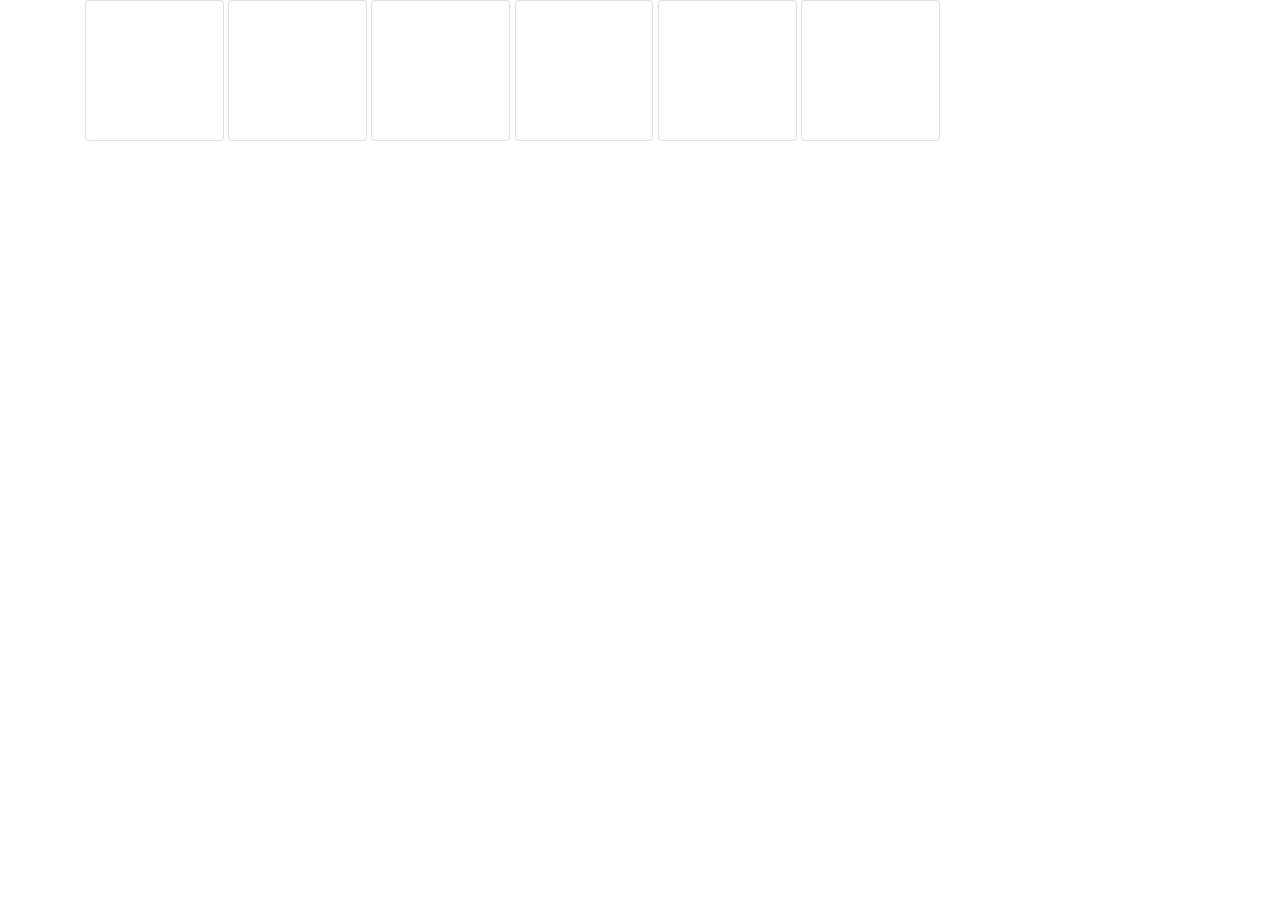
<file: testing.html>
<!DOCTYPE html>
<html lang="en">
<head>
<meta charset="utf-8">
<title>CSS 3D Rotation Effect</title>
<!-- Bootstrap core CSS -->
<link rel="stylesheet" href="https://stackpath.bootstrapcdn.com/bootstrap/4.3.1/css/bootstrap.min.css" integrity="sha384-ggOyR0iXCbMQv3Xipma34MD+dH/1fQ784/j6cY/iJTQUOhcWr7x9JvoRxT2MZw1T" crossorigin="anonymous">
<style>
    /* Google Font*/
    @import url('https://fonts.googleapis.com/css?family=IBM+Plex+Sans|Montserrat|Poppins|Quicksand|Roboto+Condensed|Odibee+Sans|Cormorant+Garamond&display=swap');

    .flip-container {
        perspective: 1000;
        display: inline-block;
        width: 12.5%;
    }
    .flip-container:hover .card {
        transform: rotateY(180deg);
    }
    .card, .front, .back {
        width: 100%;
        height: 0;
        padding: 0 0 100% 0;
    } 
    .card {
        transition: 0.5s;
        transform-style: preserve-3d;
        position: relative;
    }
    .front, .back {
        backface-visibility: hidden;
        position: absolute;
    }
    .front {
        z-index: 1;
        transform: rotateY(180deg);
        vertical-align: middle;
        text-align: center;
        color: white;
        background-color: rgb(14, 19, 16);
        font-family: 'Roboto Condensed';
    }
    .back {
        z-index: 2; /* back side, placed above front */
        transform: rotateY(0deg);
        background: url('https://lastfm.freetls.fastly.net//i//u//174s//9475bf032191717ce67b5573d06f4b6d.jpg?_sm_au_=iVV220MtWNQMnn8NBf8NkKs2vfv3W');
        background-repeat: no-repeat;
        background-size: 100% 100%;
    }
</style>
</head>
<body>
    <div class="container">
        <div class="flip-container">
            <div class="card">
                <div class="front">
                <h5>Ungodly Hour</h5>
                <h5>Chloe x Halle</h5>
                <p>Plays: 27</p>
                </div>
                <div class="back">
                    <!-- back side content -->
                </div>
            </div>
        </div>
        <div class="flip-container">
            <div class="card">
                <div class="front">
                <h5>Ungodly Hour</h5>
                <h5>Chloe x Halle</h5>
                <p>Plays: 27</p>
                </div>
                <div class="back">
                    <!-- back side content -->
                </div>
            </div>
        </div>
        <div class="flip-container">
            <div class="card">
                <div class="front">
                <h5>Ungodly Hour</h5>
                <h5>Chloe x Halle</h5>
                <p>Plays: 27</p>
                </div>
                <div class="back">
                    <!-- back side content -->
                </div>
            </div>
        </div>
        <div class="flip-container">
            <div class="card">
                <div class="front">
                <h5>Ungodly Hour</h5>
                <h5>Chloe x Halle</h5>
                <p>Plays: 27</p>
                </div>
                <div class="back">
                    <!-- back side content -->
                </div>
            </div>
        </div>
        <div class="flip-container">
            <div class="card">
                <div class="front">
                <h5>Ungodly Hour</h5>
                <h5>Chloe x Halle</h5>
                <p>Plays: 27</p>
                </div>
                <div class="back">
                    <!-- back side content -->
                </div>
            </div>
        </div>
        <div class="flip-container">
            <div class="card">
                <div class="front">
                <h5>Ungodly Hour</h5>
                <h5>Chloe x Halle</h5>
                <p>Plays: 27</p>
                </div>
                <div class="back">
                    <!-- back side content -->
                </div>
            </div>
        </div>
    </div>

    <!-- Bootstrap core JavaScript -->
    <script src="https://cdnjs.cloudflare.com/ajax/libs/jquery/3.4.1/jquery.min.js"></script>
    <script src="https://cdnjs.cloudflare.com/ajax/libs/popper.js/1.14.7/umd/popper.min.js" integrity="sha384-UO2eT0CpHqdSJQ6hJty5KVphtPhzWj9WO1clHTMGa3JDZwrnQq4sF86dIHNDz0W1" crossorigin="anonymous"></script>
    <script src="https://stackpath.bootstrapcdn.com/bootstrap/4.3.1/js/bootstrap.min.js" integrity="sha384-JjSmVgyd0p3pXB1rRibZUAYoIIy6OrQ6VrjIEaFf/nJGzIxFDsf4x0xIM+B07jRM" crossorigin="anonymous"></script>

</body>
</html>
</file>
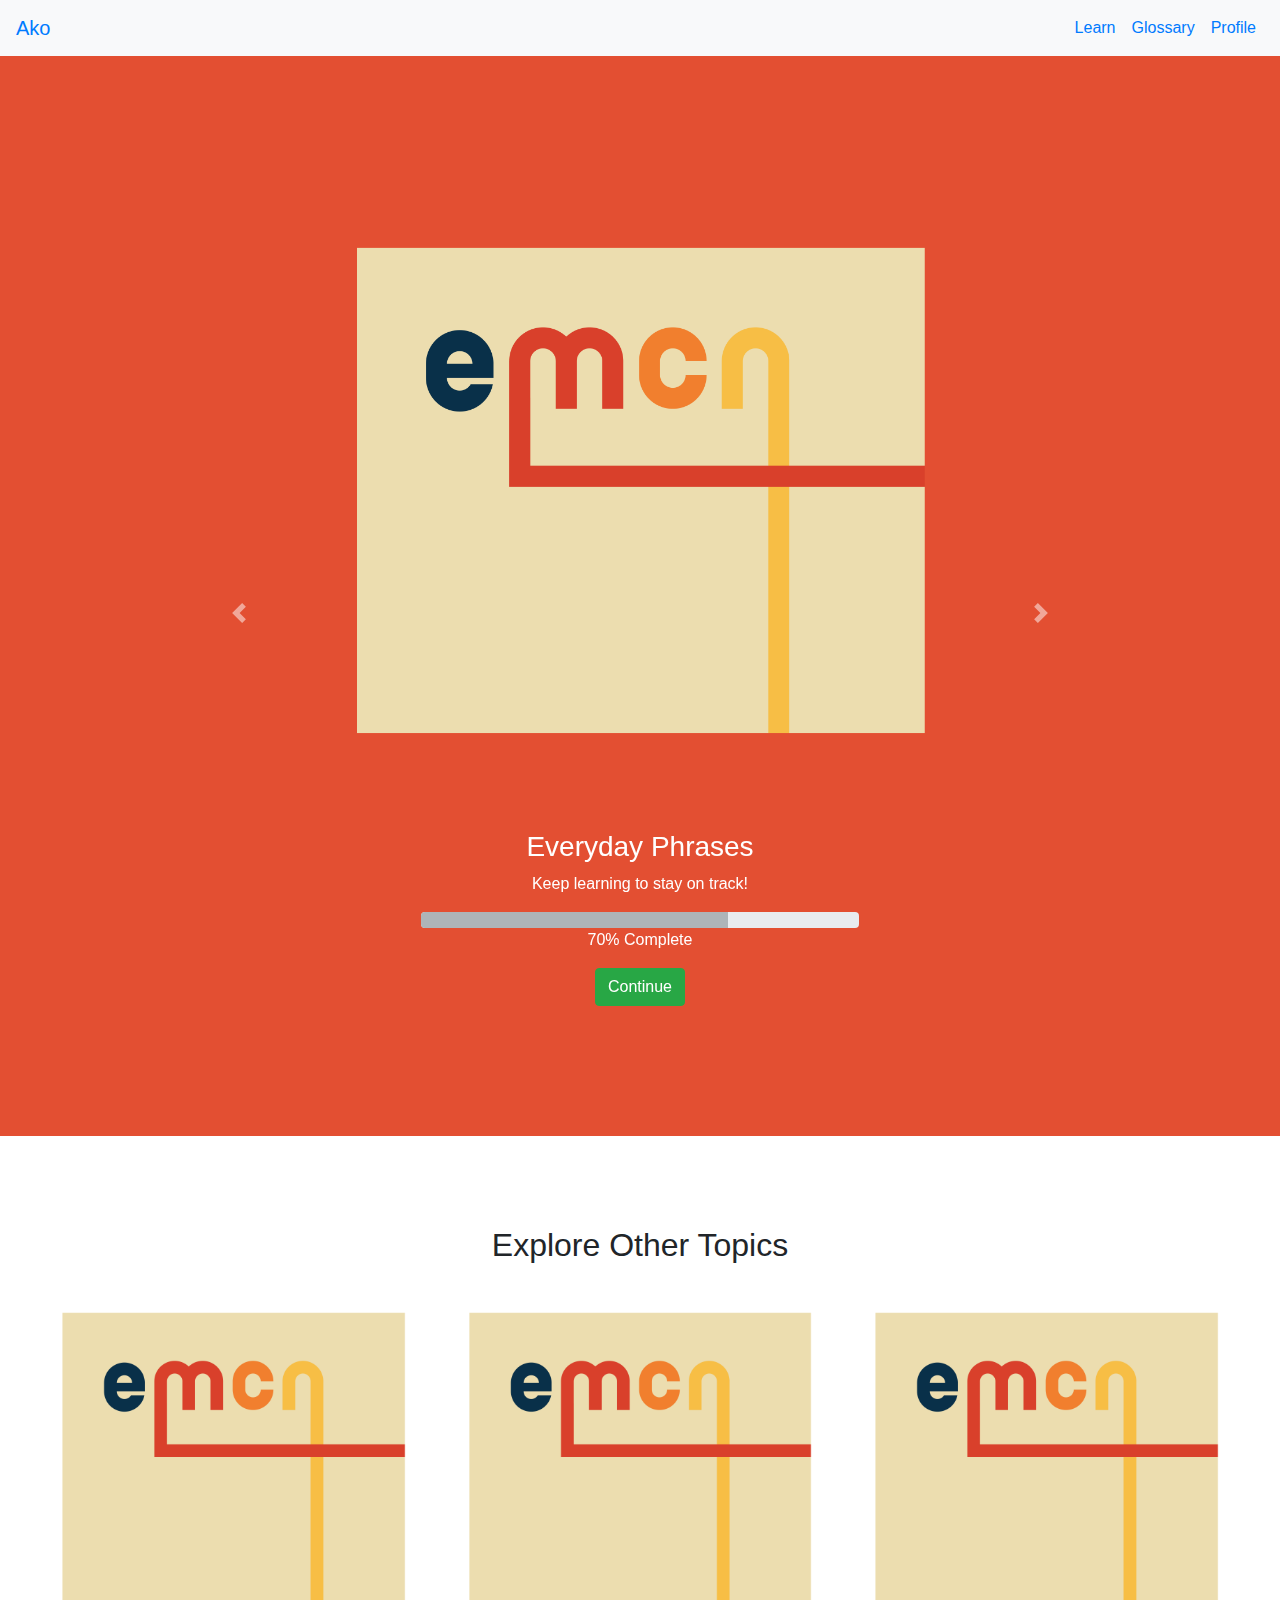
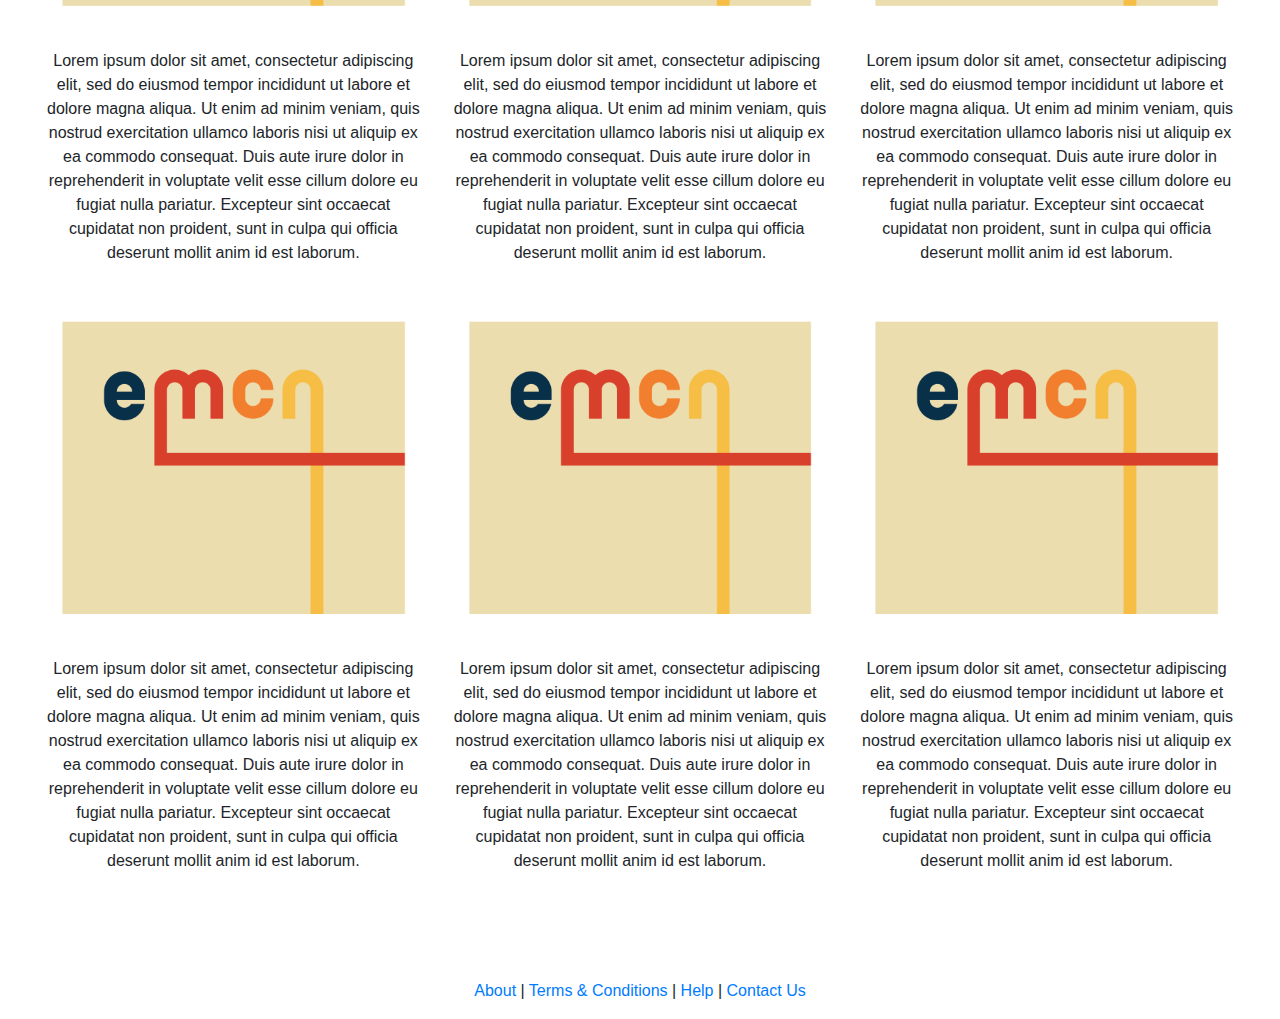
<file: ako/learn.html>
<!DOCTYPE html>
<html lang="en">

<head>

    <meta charset="utf-8">
    <meta name="viewport" content="width=device-width, initial-scale=1, shrink-to-fit=no">
    <meta name="description" content="">
    <meta name="author" content="">

    <title>Ako - Learn Te Reo</title>
    <link rel="icon" href="/assets/favicon2020.ico">

    <!-- Bootstrap core CSS -->
    <link rel="stylesheet" href="https://stackpath.bootstrapcdn.com/bootstrap/4.3.1/css/bootstrap.min.css" integrity="sha384-ggOyR0iXCbMQv3Xipma34MD+dH/1fQ784/j6cY/iJTQUOhcWr7x9JvoRxT2MZw1T" crossorigin="anonymous">

    <link rel="stylesheet" href="/css/ako-style.css">
    
    <!-- FontAwesome -->
    <link rel="stylesheet" href="https://use.fontawesome.com/releases/v5.8.2/css/all.css" integrity="sha384-oS3vJWv+0UjzBfQzYUhtDYW+Pj2yciDJxpsK1OYPAYjqT085Qq/1cq5FLXAZQ7Ay" crossorigin="anonymous">
    
    
    
</head>

<body>

    <header>
        <div class="container-fluid p-0">
            <nav class="navbar navbar-expand-lg fixed-top bg-light" id="nav1">
              <a class="navbar-brand" href="ako.html">Ako</a>
              <button class="navbar-toggler" type="button" data-toggle="collapse" data-target="#navbarNav" aria-controls="navbarNav" aria-expanded="false" aria-label="Toggle navigation">
                <span class="navbar-toggler-icon"><i class="fas fa-align-justify"></i></span>
              </button>
              <div class="collapse navbar-collapse" id="navbarNav">
                <div class="mr-auto"></div>
                <ul class="navbar-nav">
                  <li class="nav-item active">
                    <a class="nav-link" href=""><i class="fas fa-school"></i> Learn<span class="sr-only">(current)</span></a>
                  </li>
                  <li class="nav-item">
                    <a class="nav-link" href=""><i class="fas fa-book"></i> Glossary</a>
                  </li>
                  <li class="nav-item">
                    <a class="nav-link" href=""><i class="fas fa-user-circle"></i> Profile</a>
                  </li>
                </ul>
              </div>
            </nav>
        </div>
    </header>
    <main>
       <section class="current-topics">
           <div class="row">
            <div class="col-md-3"></div>
            <div class="col-md-6">
                <div id="carouselExampleControls" class="carousel slide" data-interval="false">
                  <div class="carousel-inner">
                    <div class="carousel-item active">
                      <img src="../assets/puzzle-logo.png" class="d-block w-100">
                      <div class="carousel-caption">
                        <h3>Everyday Phrases</h3>
                        <p>Keep learning to stay on track!</p>
                        <div class="progress">
                            <div class="progress-bar" role="progressbar" aria-valuenow="70" aria-valuemin="0" aria-valuemax="100" style="width:70%; background-color:#aeb4b8 !important;">
                              <span class="sr-only">70% Complete</span>
                            </div>
                          </div>
                          <p>70% Complete</p>
                          <a class="btn btn-success" href="#" role="button">Continue</a>
                      </div>
                    </div>
                    <div class="carousel-item">
                      <img src="../assets/puzzle-logo.png" class="d-block w-100">
                      <div class="carousel-caption">
                        <h3>Pronunciation</h3>
                        <p>Practise your kōrero below!</p>
                        <div class="progress">
                            <div class="progress-bar" role="progressbar" aria-valuenow="30" aria-valuemin="0" aria-valuemax="100" style="width:30%; background-color:#aeb4b8 !important;">
                              <span class="sr-only">30% Complete</span>
                            </div>
                          </div>
                          <p>30% Complete</p>
                          <a class="btn btn-success" href="#" role="button">Continue</a>
                      </div>
                    </div>
                    <div class="carousel-item">
                      <img src="../assets/puzzle-logo.png" class="d-block w-100">
                      <div class="carousel-caption">
                        <h3>Household</h3>
                        <p>Learn how to ask for the bathroom!</p>
                        <div class="progress">
                            <div class="progress-bar" role="progressbar" aria-valuenow="10" aria-valuemin="0" aria-valuemax="100" style="width:10%; background-color:#aeb4b8 !important;">
                              <span class="sr-only">10% Complete</span>
                            </div>
                         </div>
                         <p>10% Complete</p>
                          <a class="btn btn-success" href="#" role="button">Continue</a>
                      </div>
                    </div>
                  </div>
                  <a class="carousel-control-prev" href="#carouselExampleControls" role="button" data-slide="prev">
                    <span class="carousel-control-prev-icon" aria-hidden="true"></span>
                    <span class="sr-only">Previous</span>
                  </a>
                  <a class="carousel-control-next" href="#carouselExampleControls" role="button" data-slide="next">
                    <span class="carousel-control-next-icon" aria-hidden="true"></span>
                    <span class="sr-only">Next</span>
                  </a>
                </div>
            </div>
            <div class="col-md-3"></div>
           </div>
        </section> 
        <section class="other-topics">
            <h2>Explore Other Topics</h2>
            <div class="row">
                <div class="col-md-4">
                    <img src="../assets/puzzle-logo.png" class="d-block w-100">
                    <p>
                        Lorem ipsum dolor sit amet, consectetur adipiscing elit, sed do eiusmod tempor incididunt ut labore et dolore magna aliqua. Ut enim ad minim veniam, quis nostrud exercitation ullamco laboris nisi ut aliquip ex ea commodo consequat. Duis aute irure dolor in reprehenderit in voluptate velit esse cillum dolore eu fugiat nulla pariatur. Excepteur sint occaecat cupidatat non proident, sunt in culpa qui officia deserunt mollit anim id est laborum.
                    </p>
                </div>
                <div class="col-md-4">
                    <img src="../assets/puzzle-logo.png" class="d-block w-100">
                    <p>
                        Lorem ipsum dolor sit amet, consectetur adipiscing elit, sed do eiusmod tempor incididunt ut labore et dolore magna aliqua. Ut enim ad minim veniam, quis nostrud exercitation ullamco laboris nisi ut aliquip ex ea commodo consequat. Duis aute irure dolor in reprehenderit in voluptate velit esse cillum dolore eu fugiat nulla pariatur. Excepteur sint occaecat cupidatat non proident, sunt in culpa qui officia deserunt mollit anim id est laborum.
                    </p>
                </div>
                <div class="col-md-4">
                    <img src="../assets/puzzle-logo.png" class="d-block w-100">
                    <p>
                        Lorem ipsum dolor sit amet, consectetur adipiscing elit, sed do eiusmod tempor incididunt ut labore et dolore magna aliqua. Ut enim ad minim veniam, quis nostrud exercitation ullamco laboris nisi ut aliquip ex ea commodo consequat. Duis aute irure dolor in reprehenderit in voluptate velit esse cillum dolore eu fugiat nulla pariatur. Excepteur sint occaecat cupidatat non proident, sunt in culpa qui officia deserunt mollit anim id est laborum.
                    </p>
                </div>
            </div>
            <div class="row">
                <div class="col-md-4">
                    <img src="../assets/puzzle-logo.png" class="d-block w-100">
                    <p>
                        Lorem ipsum dolor sit amet, consectetur adipiscing elit, sed do eiusmod tempor incididunt ut labore et dolore magna aliqua. Ut enim ad minim veniam, quis nostrud exercitation ullamco laboris nisi ut aliquip ex ea commodo consequat. Duis aute irure dolor in reprehenderit in voluptate velit esse cillum dolore eu fugiat nulla pariatur. Excepteur sint occaecat cupidatat non proident, sunt in culpa qui officia deserunt mollit anim id est laborum.
                    </p>
                </div>
                <div class="col-md-4">
                    <img src="../assets/puzzle-logo.png" class="d-block w-100">
                    <p>
                        Lorem ipsum dolor sit amet, consectetur adipiscing elit, sed do eiusmod tempor incididunt ut labore et dolore magna aliqua. Ut enim ad minim veniam, quis nostrud exercitation ullamco laboris nisi ut aliquip ex ea commodo consequat. Duis aute irure dolor in reprehenderit in voluptate velit esse cillum dolore eu fugiat nulla pariatur. Excepteur sint occaecat cupidatat non proident, sunt in culpa qui officia deserunt mollit anim id est laborum.
                    </p>
                </div>
                <div class="col-md-4">
                    <img src="../assets/puzzle-logo.png" class="d-block w-100">
                    <p>
                        Lorem ipsum dolor sit amet, consectetur adipiscing elit, sed do eiusmod tempor incididunt ut labore et dolore magna aliqua. Ut enim ad minim veniam, quis nostrud exercitation ullamco laboris nisi ut aliquip ex ea commodo consequat. Duis aute irure dolor in reprehenderit in voluptate velit esse cillum dolore eu fugiat nulla pariatur. Excepteur sint occaecat cupidatat non proident, sunt in culpa qui officia deserunt mollit anim id est laborum.
                    </p>
                </div>
            </div>
        </section>
    </main>
    <footer>
        <div class="container-fluid p-0">
            <div class="row text-center">
                <div class="col-md-4"></div>
                <div class="col-md-4 col-sm-12"><p><a href="">About</a> | <a href="">Terms & Conditions</a> | <a href="">Help</a> | <a href="">Contact Us</a></p></div>
                <div class="col-md-4"></div>
            </div>
        </div>
    </footer>

    <!-- Bootstrap core JavaScript -->
    <script src="https://cdnjs.cloudflare.com/ajax/libs/jquery/3.4.1/jquery.min.js"></script>
    <script src="https://cdnjs.cloudflare.com/ajax/libs/popper.js/1.14.7/umd/popper.min.js" integrity="sha384-UO2eT0CpHqdSJQ6hJty5KVphtPhzWj9WO1clHTMGa3JDZwrnQq4sF86dIHNDz0W1" crossorigin="anonymous"></script>
    <script src="https://stackpath.bootstrapcdn.com/bootstrap/4.3.1/js/bootstrap.min.js" integrity="sha384-JjSmVgyd0p3pXB1rRibZUAYoIIy6OrQ6VrjIEaFf/nJGzIxFDsf4x0xIM+B07jRM" crossorigin="anonymous"></script>

</body>

</html>
</file>
<file: css/style.css>
/* Google Font*/
@import url('https://fonts.googleapis.com/css?family=IBM+Plex+Sans|Montserrat|Poppins|Quicksand|Roboto+Condensed|Odibee+Sans|Cormorant+Garamond&display=swap');

/*Digital Font*/
@font-face {
 font-family:DS-DIGI;
 src: url("../assets/DS_DIGI.TTF");
} 
@font-face {
 font-family:DS-DIGI;
 src: url("../assets/DS_DIGI.eot");
} 

*{
    box-sizing: border-box;
}

html{
    scroll-behavior: smooth;
}

header,
section{
    overflow-x: hidden;
}

header .navbar-nav .nav-link{
    font-family: 'Quicksand';
    font-size: 1em;
    color: black;
}


footer{
    background-color: #333333;
}

header .container-fluid{
    background-color: white;
}

#nav1{
    background-color:white !important;
}

header .nav-item {
    padding: 0.8em;
}

header .navbar-brand{
    padding-left: 2rem;
    width: 50%;
}

header .nav-link:hover{
    color:orange;
}

header .navbar-brand img{
    margin-right: 2vmin;
}

header .navbar .navbar-toggler i{
    color: darkgrey;
}

.section-1 .row #carouselExampleSlidesOnly{
    margin-top: 20vmin;
    margin-bottom: 14vmin;
}

.section-1 .row1 i{
    font-size: 3em;
    padding: 0 0 10vmin 0;
    color: white;
    text-shadow: 2px 2px 10px black;
    transition: width 2s;
}

.section-1 .row1 i:hover{
    font-size: 4em;
    padding: 0 0 7.5vmin 0;
}

.section-2{
    padding-top: 20vmin;
    padding-bottom: 20vmin;
    background-color:cornflowerblue;
}


.section-2 .row .col-md-6:last-child{
    position: relative;
}

.section-2 .row .col-md-6 .panel{
    position: absolute;
    top: 7vmin;
    left: -18vmin;
    background: white;
    border-radius: 3px;
    text-align: left;
    padding: 10vmin 10vmin 10vmin 10vmin;
    box-shadow: 0px 25px 42px rgb(0, 0, 0, 0.4);
}

footer{
    padding: 2vmin 0vmin 2vmin 0vmin;
}

.section-2 .row .col-md-6 .panel .pt-4{
    font-family: 'IBM Plex Sans', sans-serif;
}

.section-2 .row .col-md-6 .panel h1{
    font-family: 'Quicksand';
}

h2{
    color: white;
    padding: 0vmin 5vmin 0vmin 5vmin;
    font-family: 'IBM Plex Sans', sans-serif;
    font-size: 1em;
}


.section-3{
    padding: 20vmin 10vmin 10vmin 10vmin;
}

.section-3 h4{
    font-family: 'Quicksand';
    font-size: 5vmin;
    padding: 0 0 10vmin 0;
}

.section-3 .card-deck .card h5{
    font-family: 'Quicksand';
    color: black !important;
}

.section-3 .card-deck .card p{
    font-family: 'IBM Plex Sans', sans-serif;
}

.section-3 .card-deck-2{
    padding: 5vmin 0 0 0; 
}

.section-3 .card-deck-2 .card h5{
    font-family: 'Quicksand';
    color: black !important;
}

.section-3 .card-deck-2 .card p{
    font-family: 'IBM Plex Sans', sans-serif;
}

.carousel-control-prev-icon {
    background-image: url("data:image/svg+xml;charset=utf8,%3Csvg xmlns='http://www.w3.org/2000/svg' fill='%23a6a6a6' viewBox='0 0 8 8'%3E%3Cpath d='M5.25 0l-4 4 4 4 1.5-1.5-2.5-2.5 2.5-2.5-1.5-1.5z'/%3E%3C/svg%3E") !important;
}

.carousel-control-next-icon {
    background-image: url("data:image/svg+xml;charset=utf8,%3Csvg xmlns='http://www.w3.org/2000/svg' fill='%23a6a6a6' viewBox='0 0 8 8'%3E%3Cpath d='M2.75 0l-1.5 1.5 2.5 2.5-2.5 2.5 1.5 1.5 4-4-4-4z'/%3E%3C/svg%3E") !important;
}

.carousel-indicators .active{
    background-color: #a6a6a6;
}

.section-4{
    padding: 20vmin 10vmin 10vmin 10vmin;
}

.section-4 h4{
    font-family: 'Quicksand';
    font-size: 5vmin;
    padding: 0 0 7vmin 0;
}

.section-4 #music-bio{
   padding: 0 0 5vmin 0;
}

.section-4 .buttons-row{
  padding-bottom: 7vmin;
}

#album-collage {
    line-height: 0;
}

.album-outer {
    perspective: 1000;
    display: inline-block;
    width: 12.5%;
}

.album-outer:not(.manual-flip):hover .album-cover,
.album-outer.hover.manual-flip .album-cover {
    transform: rotateY(180deg);
}

.album-outer.static:hover .album-cover,
.album-outer.static.hover .album-cover {
    transform: rotateY(0deg);
}

.album-cover, .album-front {
    width: 100%;
    height: 0;
    padding: 0 0 100% 0;
}
.album-cover {
    transition: 0.8s;
    transform-style: preserve-3d;
    position: relative;
    border: none;
}

.album-cover .album-link {
    position: absolute;
    width: 100%;
    height: 100%;
}

.album-back, .album-front {
    backface-visibility: hidden;
    position: absolute;
}
.album-back {
    z-index: 1;
    transform: rotateY(180deg);
    background-color: #333333;
    display: table;
    overflow: hidden;
    width: 100%;
    height: 101%;
    line-height: 1.1;

}
.album-front {
    z-index: 2; /* back side, placed above front */
    background-repeat: no-repeat;
    background-size: cover;
}

.album-back .album-text {
    width: 80%;
    margin-left: 10%;
    padding: 0 1vmin 0 1vmin;
    display: table-cell;
    vertical-align: middle;
    text-align: center;
    color: white;
}

.album-back .album-text h5 {
    font-family: 'Roboto Condensed';
    font-size: 1.1rem;
}

.album-back .album-text h6 {
    font-family: 'Roboto Condensed';
}

.album-back .album-text p {
    font-family: 'IBM Plex Sans', sans-serif;
}

@media all, all {
    .album-front,
    .album-back {}
    .album-front {
        z-index: 1;
    }
    .album-outer:not(.manual-flip):hover .album-back,
    .album-outer.manual-flip.hover .album-back {
        z-index: 2;
        visibility: visible;
    }
}

.title-section{
    padding: 20vmin 10vmin 0vmin 10vmin;
}

.title-section h4{
    font-family: 'Quicksand';
    font-size: 5vmin;
    padding: 0 0 3vmin 0;
}

.clock-section .buttons-row{
    padding-bottom: 5vmin; 
}

.clock-section{
    padding-bottom: 5vmin;
}

.ako-section{
    padding: 20vmin 10vmin 10vmin 10vmin;
}

.ako-section h4{
    font-family: 'Quicksand';
    font-size: 5vmin;
    padding: 0 0 7vmin 0;
}

.guitar-section{
    padding: 20vmin 10vmin 10vmin 10vmin;
}

.guitar-section h4{
    font-family: 'Quicksand';
    font-size: 5vmin;
    padding: 0 0 7vmin 0;
}

.guitar-section #music-bio{
   padding: 0 0 7vmin 0;
}

.guitar-section .buttons-row{
  padding-bottom: 7vmin;
}

.guitar-section .dropdown-row{
  padding-bottom: 7vmin;
}

.guitar-section td{
  text-align: center;
  border: 1.5px solid black;
  width: 5%;
}

.guitar-section table{
  width: 100%;
  background-color: #ffffff;
  border-spacing: 1px;
  table-layout: fixed;
}
    
footer .column i{
    color: white;
}

footer .column i:hover{
    color:orange;
}

footer .column a+a{
    padding: 0 0.2em 0 0.2em;
}

.content-main {
    background-color: #FFFFFF;
    margin: 20px auto;
    max-width: 1002px;
    min-height: 500px;
    min-width: 930px;
    overflow: visible;
    padding: 10px;
    position: relative;
}
.content-body {
    background: none repeat scroll 0 0 #EEEEEE;
    margin: 0 0 15px;
    padding: 10px 10px 5px;
    position: relative;
}
.content-body h2 {
    display: block;
    font-size: 18px;
    line-height: 20px;
    margin: 0;
    padding: 0 20px;
}
.content-body .content-body-inner {
    border-bottom: 1px solid #E8E8E8;
    min-height: 51px;
    overflow: hidden;
    padding: 9px 12px;
    position: relative;
}
</file>
<file: css/mobile-style.css>
@media only screen and (max-width: 992px) {
    .album-outer {
      width: 20%;
    }
    html, body {
      overflow-x: hidden;
    }
    body {
      position: relative;
    }
}

@media only screen and (max-width: 768px){
    header .navbar-brand{
        display: none;
    }
    .section-2 .row .col-md-6 .panel{
        position: initial;
        width: initial;
        height: initial;
    }
    header .navbar .navbar-toggler{
        align-self: flex-end !important;
        padding: 5vmin 0 0 5vmin;
    }
    .album-outer {
        width: 33.33%;
    }
}

@media only screen and (max-width: 500px) {
    .album-outer {
      width: 33.33%;
    }
    #album-collage {
      padding-right: 0;
      padding-left: 0;
      margin-right: 0;
      margin-left: 0;
    }
    .section-4 {
      padding: 20vmin 0vmin 10vmin 0vmin;
    }
    .section-4 #music-bio {
      padding: 0 10vmin 5vmin 10vmin;
    }
    .section-4 h4 {
      padding: 0 10vmin 7vmin 10vmin;
    }
    .btn{
      font-size: 0.9rem;
    }
    .buttons-row .col-md-2 {
      width: 33.33%;
      padding-right: 1vmin;
      padding-left: 1vmin;
    }
    .section-4 .buttons-row {
      padding: 0 10vmin 7vmin 10vmin;
    }
}

@media only screen and (max-width: 400px) {
    .album-back .album-text p {
      font-size: 0.9rem;
    }
    .album-back .album-text h5 {
      font-size: 0.9rem;
    }
    .album-back .album-text h6 {
      font-size: 0.9rem;
    }
}
</file>
<file: css/ako-style.css>
/* Google Font*/
@import url('https://fonts.googleapis.com/css?family=IBM+Plex+Sans|Montserrat|Poppins|Quicksand|Roboto+Condensed|Odibee+Sans|Cormorant+Garamond&display=swap');

/*Digital Font*/
@font-face {
 font-family:DS-DIGI;
 src: url("../assets/DS_DIGI.TTF");
} 
@font-face {
 font-family:DS-DIGI;
 src: url("../assets/DS_DIGI.eot");
} 

*{
    box-sizing: border-box;
}

html{
    scroll-behavior: smooth;
}

header,
section{
    overflow-x: hidden;
}

.current-topics{
    padding: 20vmin 0 10vmin 0;
    background-color: #e34f32;
}

.carousel-caption {
    position: relative;
    width: 70%;
    padding-top: 5vmin;
}

.carousel-control-prev {
    margin-left: -15vmin;
}

.carousel-control-next {
    margin-right: -15vmin;
}

.other-topics{
  padding: 10vmin 5vmin 10vmin 5vmin;
  text-align: center;
}
</file>
